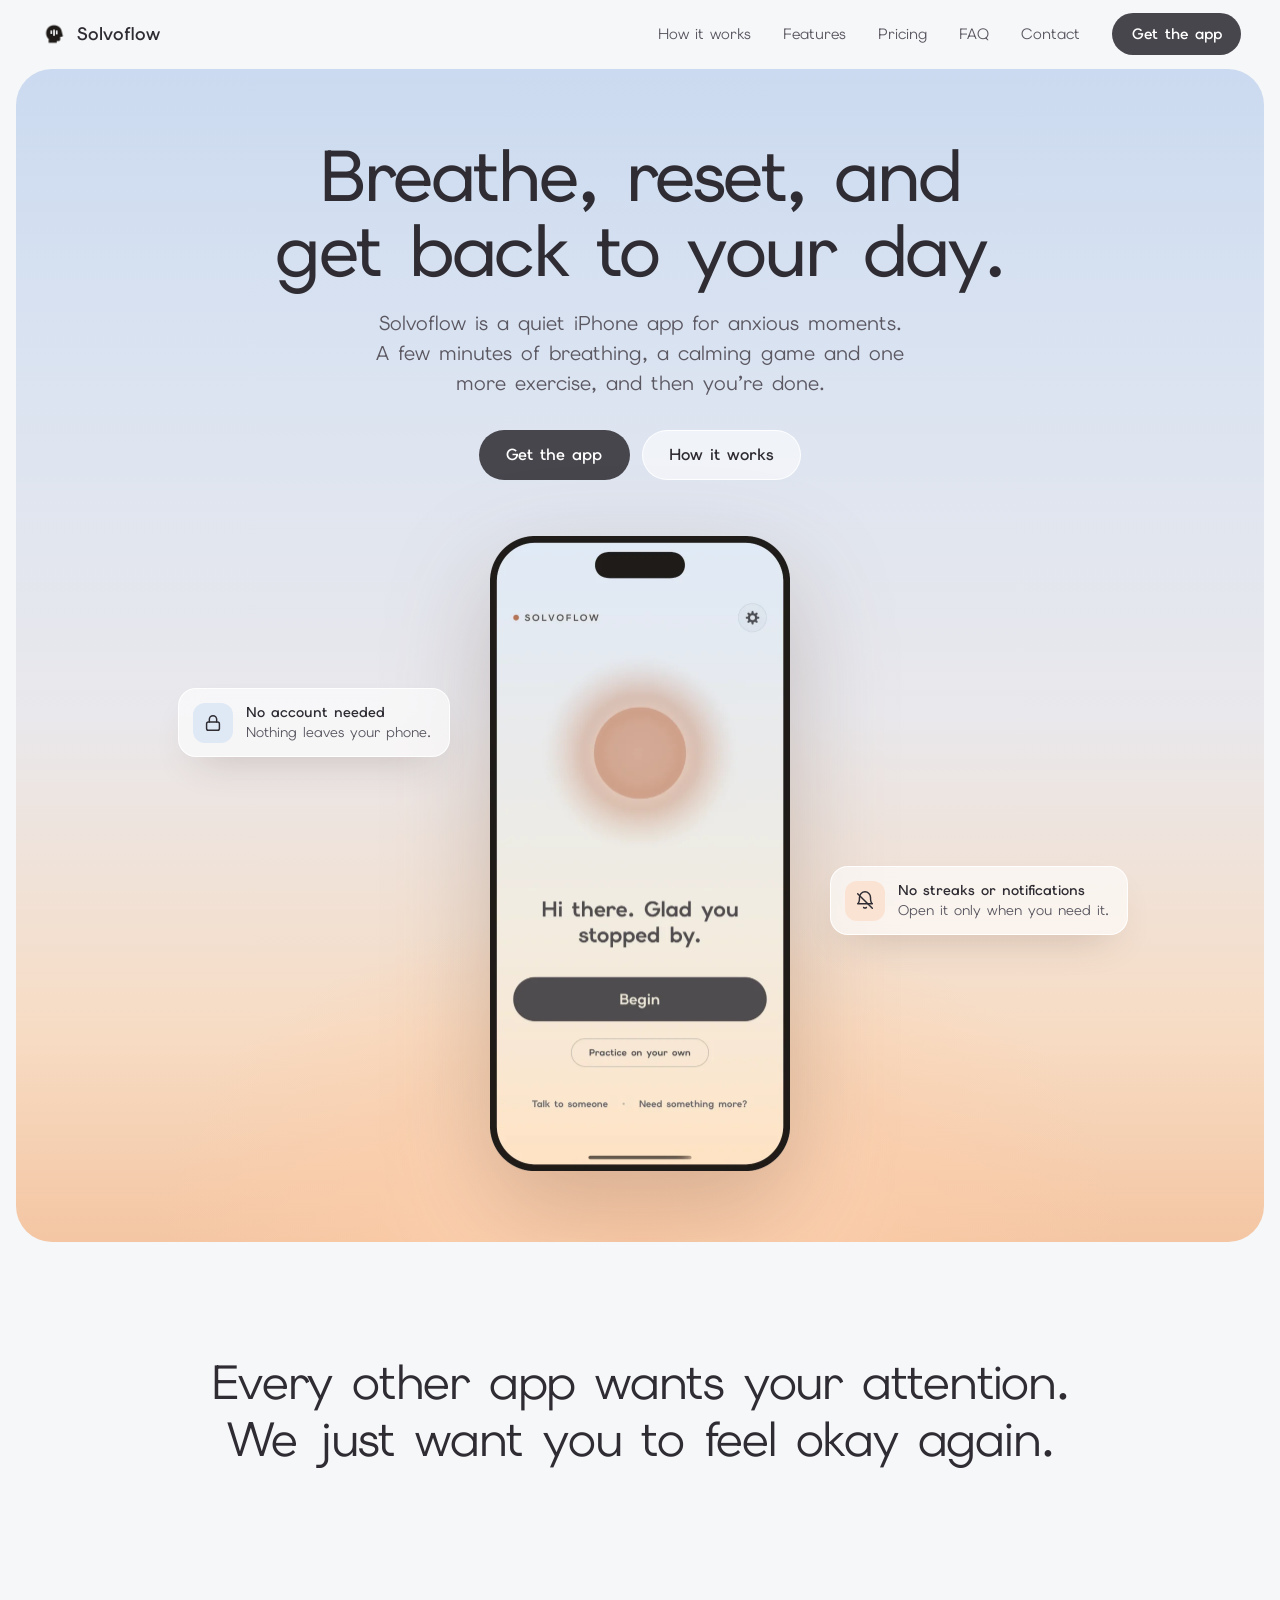
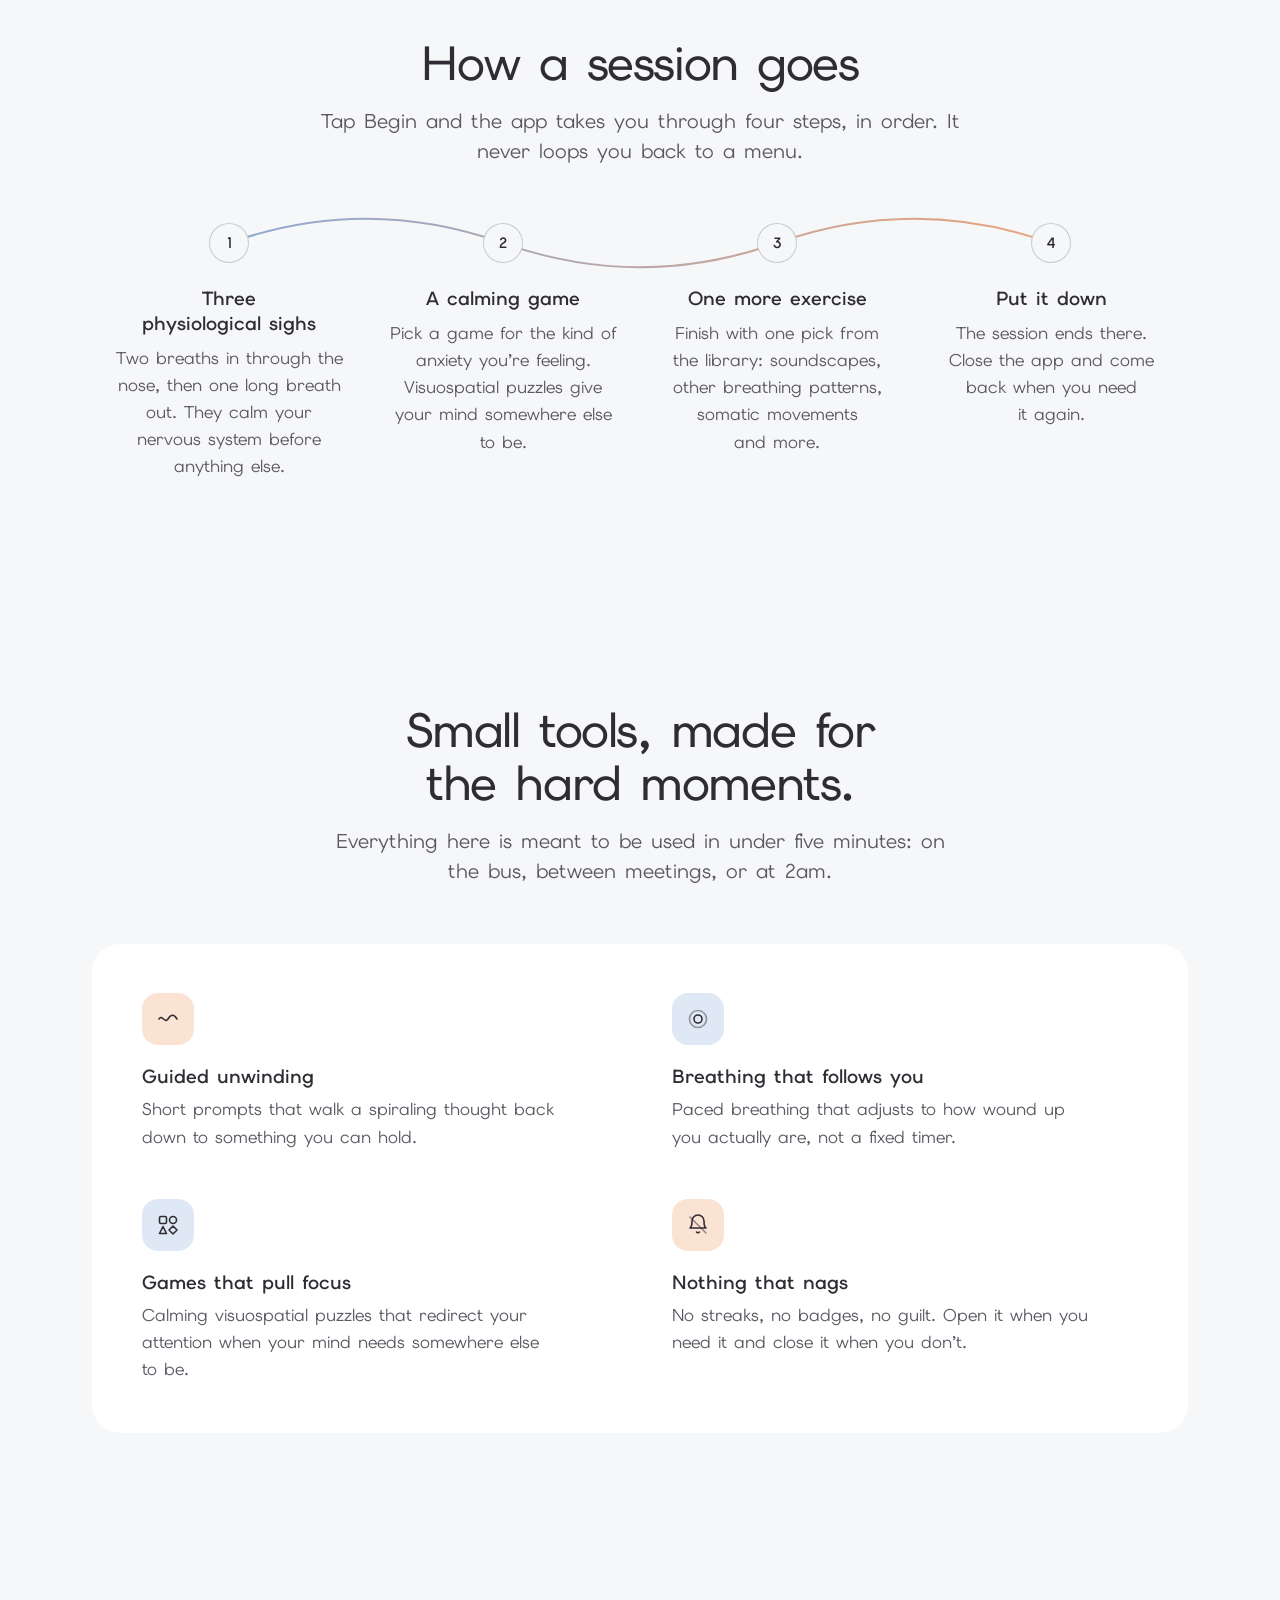
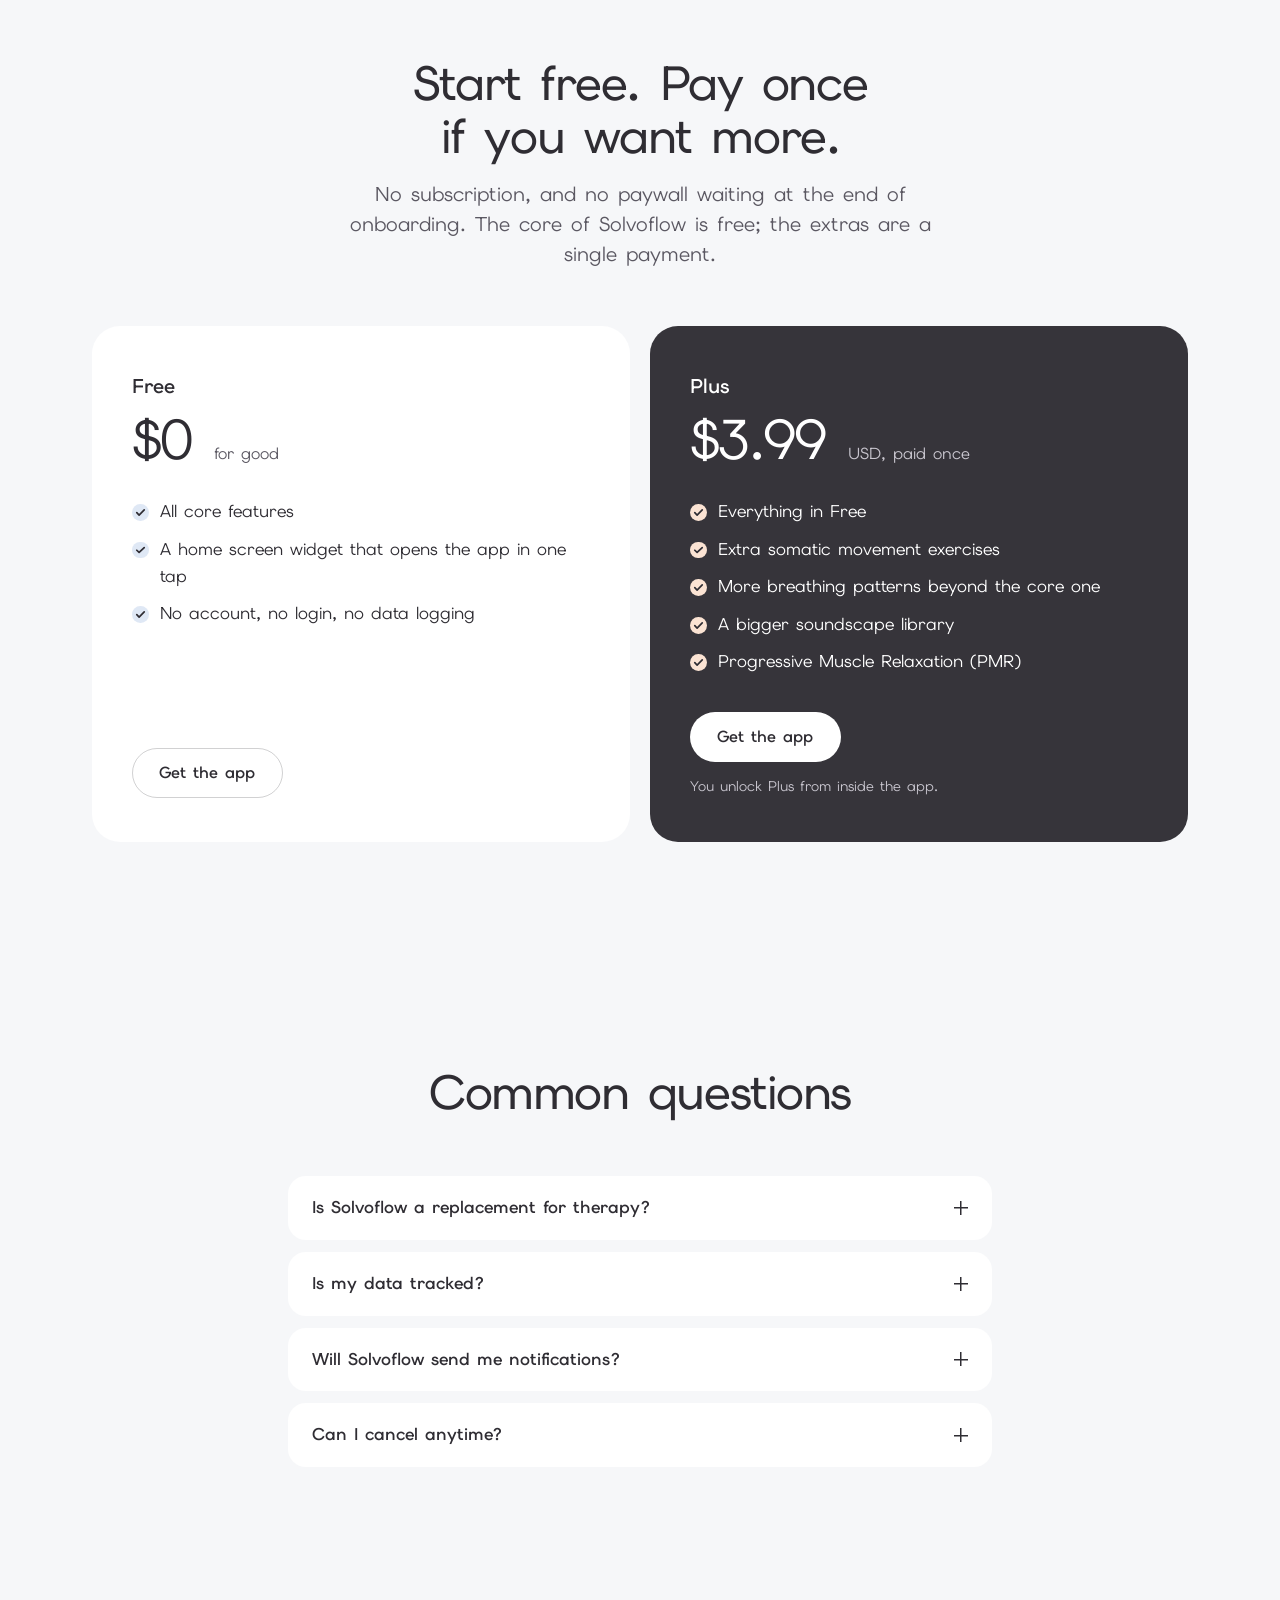
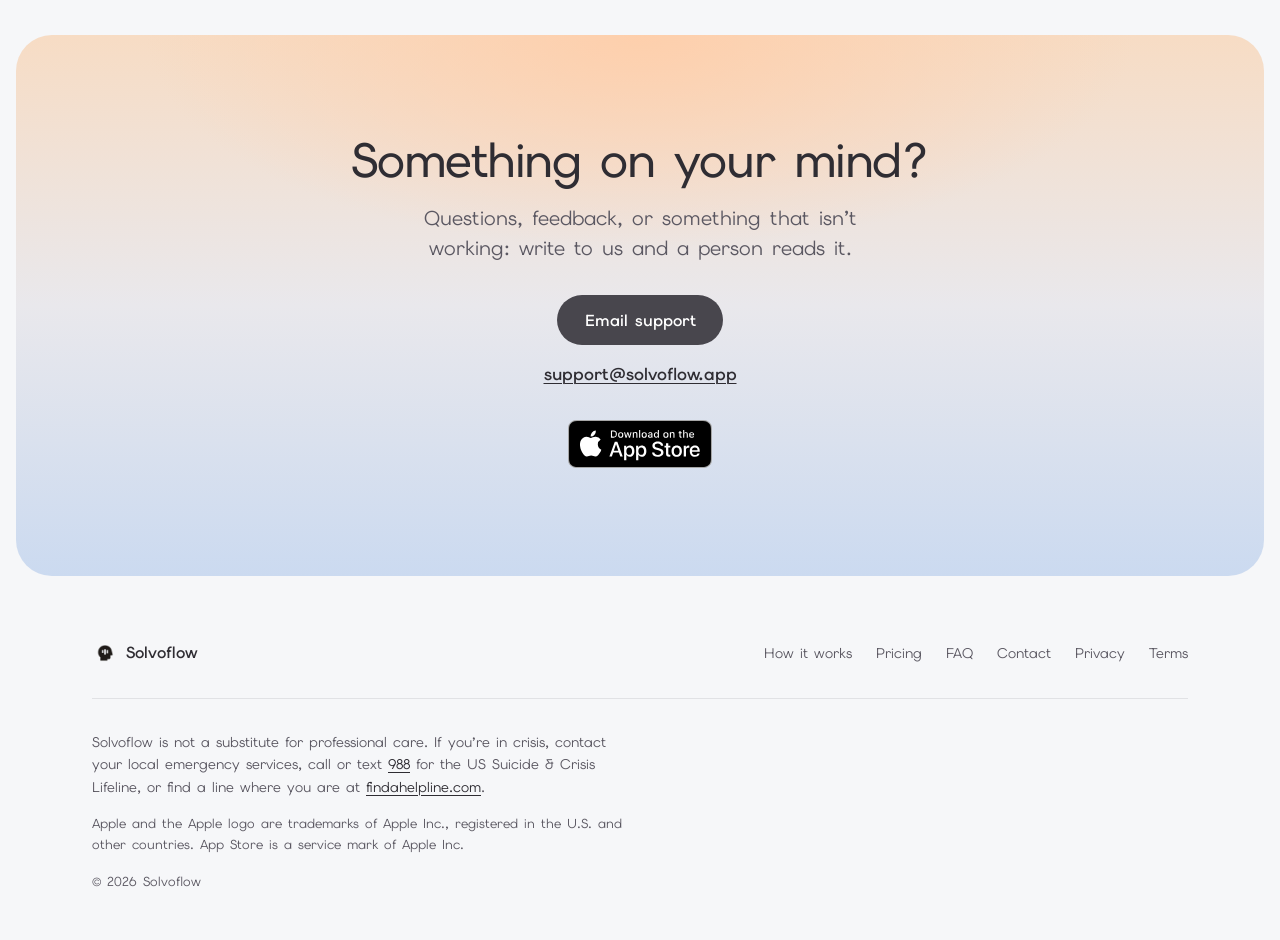
<file: index.html>
<!DOCTYPE html>
<html lang="en">
<head>
  <meta charset="UTF-8">
  <meta name="viewport" content="width=device-width, initial-scale=1.0">
  <title>Solvoflow — The linear anxiety and stress relief app</title>
  <meta name="description" content="Solvoflow is a quiet anxiety-relief app: physiological sighs, a calming game, and one more short exercise, then you're done. Free to start, no account needed.">
  <meta name="theme-color" content="#F6F7F9">
  <!-- Safari on iOS shows its own "Open / Get" banner for the app; ignored everywhere else -->
  <meta name="apple-itunes-app" content="app-id=6804496432">

  <meta property="og:type" content="website">
  <meta property="og:title" content="Solvoflow — Calm anxiety in five minutes">
  <meta property="og:description" content="Physiological sighs, a calming game, and one more short exercise. Free to start, no account needed.">
  <meta property="og:image" content="assets/app-render.png">
  <meta name="twitter:card" content="summary_large_image">

  <link rel="preconnect" href="https://fonts.googleapis.com">
  <link rel="preconnect" href="https://fonts.gstatic.com" crossorigin>
  <!-- Elms Sans is the app's own UI font — the site and the product read as one thing -->
  <link href="https://fonts.googleapis.com/css2?family=Elms+Sans:ital,wght@0,300..700;1,300..700&display=swap" rel="stylesheet">
  <link rel="stylesheet" href="styles/style.css">

  <!-- Tab icon. Safari picks a PNG far more reliably than an .ico, so the
       exact-size PNGs come first and the .ico is the fallback. -->
  <link rel="icon" type="image/png" href="assets/web/icon-32.png?v=2" sizes="32x32">
  <link rel="icon" type="image/png" href="assets/web/icon-16.png?v=2" sizes="16x16">
  <link rel="icon" type="image/png" href="assets/web/icon-192.png?v=2" sizes="192x192">
  <link rel="icon" href="assets/web/favicon.ico?v=2" sizes="any">
  <link rel="apple-touch-icon" href="assets/web/apple-touch-icon.png?v=2">

  <script>
    /* Runs before paint: sets the JS hook the nav depends on. */
    document.documentElement.classList.add("js");
  </script>

  <!-- Lets search engines show the app's name, platform and price. Keep the
       price in step with the Pricing section if it changes. -->
  <script type="application/ld+json">
    {
      "@context": "https://schema.org",
      "@type": "MobileApplication",
      "name": "Solvoflow",
      "operatingSystem": "iOS",
      "applicationCategory": "HealthApplication",
      "description": "A quiet anxiety-relief app: physiological sighs, a calming game, and one more short exercise. Free to start, no account needed.",
      "downloadUrl": "https://apps.apple.com/app/solvoflow/id6804496432",
      "offers": {
        "@type": "Offer",
        "price": "0",
        "priceCurrency": "USD"
      }
    }
  </script>
</head>
<body>
  <a class="skip-link" href="#main">Skip to content</a>

  <header class="site-header">
    <nav class="navbar" aria-label="Primary">
      <!-- alt="" because the wordmark beside it already names the site -->
      <a class="navbar-brand" href="#home">
        <img class="brand-mark" src="assets/icon-no-bg-light-mode.png" alt="" width="512" height="512">
        <span class="brand-word">Solvoflow</span>
      </a>

      <!-- only shows below 860px, where the menu collapses behind it.
           Labelled via aria-label, not a child <span>: the bars are positioned
           with :nth-child, so any extra child breaks the icon -->
      <button class="nav-toggle" type="button" aria-expanded="false" aria-controls="nav-menu" aria-label="Menu">
        <span class="nav-toggle-bar" aria-hidden="true"></span>
        <span class="nav-toggle-bar" aria-hidden="true"></span>
        <span class="nav-toggle-bar" aria-hidden="true"></span>
      </button>

      <div class="navbar-menu" id="nav-menu">
        <ul class="navbar-links">
          <li><a href="#how-it-works">How it works</a></li>
          <li><a href="#features">Features</a></li>
          <li><a href="#pricing">Pricing</a></li>
          <li><a href="#faq">FAQ</a></li>
          <li><a href="#contact">Contact</a></li>
        </ul>
        <a class="navbar-cta" href="https://apps.apple.com/app/solvoflow/id6804496432">Get the app</a>
      </div>
    </nav>
  </header>

  <main id="main">
    <!-- 1. HERO — a framed sunrise, with the app rising out of it -->
    <section class="hero" id="home" aria-labelledby="hero-heading">
      <div class="hero-frame">
        <div class="hero-copy">
          <h1 id="hero-heading">Breathe, reset, and get back to your day.</h1>
          <p class="lede">
            Solvoflow is a quiet iPhone app for anxious moments. A few minutes of breathing,
            a calming game and one more exercise, and then you&rsquo;re done.
          </p>
          <div class="cta-row">
            <a class="btn btn-primary" href="https://apps.apple.com/app/solvoflow/id6804496432">Get the app</a>
            <a class="btn btn-glass" href="#how-it-works">How it works</a>
          </div>
        </div>

        <div class="hero-stage">
          <!-- WebP at the two sizes the phone is shown at (1x/2x and 3x screens);
               the original PNG stays as the fallback and the share image.
               fetchpriority: this is the largest thing on the first screen. -->
          <picture>
            <source type="image/webp"
                    srcset="assets/app-render-600.webp 600w, assets/app-render-900.webp 900w"
                    sizes="(min-width: 960px) 300px, min(270px, 66vw)">
            <img class="hero-phone" src="assets/app-render.png" width="1044" height="2211"
                 fetchpriority="high" decoding="async"
                 alt="The Solvoflow home screen on an iPhone: a soft peach circle above the words “Hi there. Glad you stopped by.”, a Begin button, and a Practice on your own button.">
          </picture>

          <!-- two short facts beside the phone; on small screens they sit
               under it instead, so nothing is hidden -->
          <ul class="hero-notes">
            <li class="note note-start">
              <svg viewBox="0 0 24 24" fill="none" stroke="currentColor" stroke-width="1.6" stroke-linecap="round" stroke-linejoin="round" aria-hidden="true">
                <rect x="5" y="11" width="14" height="9" rx="2"/>
                <path d="M8 11V8a4 4 0 0 1 8 0v3"/>
              </svg>
              <span><strong>No account needed</strong> Nothing leaves your phone.</span>
            </li>
            <li class="note note-end">
              <svg viewBox="0 0 24 24" fill="none" stroke="currentColor" stroke-width="1.6" stroke-linecap="round" stroke-linejoin="round" aria-hidden="true">
                <path d="M18 8a6 6 0 1 0-12 0c0 6-2 7-2 7h16s-2-1-2-7"/>
                <path d="M10.5 19a2 2 0 0 0 3 0"/>
                <path d="M4 4l16 16"/>
              </svg>
              <span><strong>No streaks or notifications</strong> Open it only when you need it.</span>
            </li>
          </ul>
        </div>
      </div>
    </section>

    <!-- 2. STATEMENT -->
    <section class="statement-section" aria-label="Our approach">
      <!-- one sentence per line on wider screens -->
      <p class="statement">
        <span>Every other app wants your attention.</span>
        <span>We just want you to feel okay again.</span>
      </p>
    </section>

    <!-- 3. HOW IT WORKS — a real sequence, so it's numbered -->
    <section class="section" id="how-it-works" aria-labelledby="how-heading">
      <div class="wrap">
        <header class="section-head">
          <h2 id="how-heading">How a session goes</h2>
          <p>Tap Begin and the app takes you through four steps, in order. It never loops you back to a menu.</p>
        </header>

        <div class="steps-wrap">
          <!-- the wave that joins the four numbers on wide screens; on narrow
               screens each step draws its own curve instead (style.css) -->
          <svg class="steps-curve" viewBox="0 0 300 64" preserveAspectRatio="none" aria-hidden="true" focusable="false">
            <defs>
              <linearGradient id="steps-curve-gradient" x1="0" y1="0" x2="1" y2="0">
                <stop offset="0" stop-color="#8FA9D3"/>
                <stop offset="1" stop-color="#E9A47C"/>
              </linearGradient>
            </defs>
            <path d="M0 32 C33 0 67 0 100 32 C133 64 167 64 200 32 C233 0 267 0 300 32"/>
          </svg>

          <ol class="steps">
            <li class="step">
              <span class="step-num" aria-hidden="true">1</span>
              <h3>Three physiological sighs</h3>
              <p>Two breaths in through the nose, then one long breath out. They calm your nervous system before anything else.</p>
            </li>
            <li class="step">
              <span class="step-num" aria-hidden="true">2</span>
              <h3>A calming game</h3>
              <p>Pick a game for the kind of anxiety you&rsquo;re feeling. Visuospatial puzzles give your mind somewhere else to be.</p>
            </li>
            <li class="step">
              <span class="step-num" aria-hidden="true">3</span>
              <h3>One more exercise</h3>
              <p>Finish with one pick from the library: soundscapes, other breathing patterns, somatic movements and more.</p>
            </li>
            <li class="step">
              <span class="step-num" aria-hidden="true">4</span>
              <h3>Put it down</h3>
              <p>The session ends there. Close the app and come back when you need it again.</p>
            </li>
          </ol>
        </div>
      </div>
    </section>

    <!-- 4. FEATURES -->
    <section class="section" id="features" aria-labelledby="features-heading">
      <div class="wrap">
        <header class="section-head">
          <h2 id="features-heading">Small tools, made for the hard moments.</h2>
          <p>Everything here is meant to be used in under five minutes: on the bus, between meetings, or at 2am.</p>
        </header>

        <ul class="features">
          <li class="feature">
            <span class="feature-icon tint-warm" aria-hidden="true">
              <svg viewBox="0 0 24 24" fill="none" stroke="currentColor" stroke-width="1.6" stroke-linecap="round" stroke-linejoin="round"><path d="M3 12c3-5 6 5 9 0s6-5 9 0"/></svg>
            </span>
            <h3>Guided unwinding</h3>
            <p>Short prompts that walk a spiraling thought back down to something you can hold.</p>
          </li>
          <li class="feature">
            <span class="feature-icon tint-cool" aria-hidden="true">
              <svg viewBox="0 0 24 24" fill="none" stroke="currentColor" stroke-width="1.6" stroke-linecap="round" stroke-linejoin="round"><circle cx="12" cy="12" r="4"/><circle cx="12" cy="12" r="8.5" opacity="0.45"/></svg>
            </span>
            <h3>Breathing that follows you</h3>
            <p>Paced breathing that adjusts to how wound up you actually are, not a fixed timer.</p>
          </li>
          <li class="feature">
            <span class="feature-icon tint-cool" aria-hidden="true">
              <!-- four unlike shapes — the visuospatial puzzles, not a game controller -->
              <svg viewBox="0 0 24 24" fill="none" stroke="currentColor" stroke-width="1.6" stroke-linecap="round" stroke-linejoin="round"><rect x="3.5" y="3.5" width="7" height="7" rx="1.5"/><circle cx="17" cy="7" r="3.5"/><path d="M7 13.5l3.5 7h-7z"/><path d="M17 13l4 4-4 4-4-4z"/></svg>
            </span>
            <h3>Games that pull focus</h3>
            <p>Calming visuospatial puzzles that redirect your attention when your mind needs somewhere else to be.</p>
          </li>
          <li class="feature">
            <span class="feature-icon tint-warm" aria-hidden="true">
              <svg viewBox="0 0 24 24" fill="none" stroke="currentColor" stroke-width="1.6" stroke-linecap="round" stroke-linejoin="round"><path d="M18 8a6 6 0 1 0-12 0c0 6-2 7-2 7h16s-2-1-2-7"/><path d="M10.5 19a2 2 0 0 0 3 0"/><path d="M4 4l16 16" opacity="0.5"/></svg>
            </span>
            <h3>Nothing that nags</h3>
            <p>No streaks, no badges, no guilt. Open it when you need it and close it when you don&rsquo;t.</p>
          </li>
        </ul>
      </div>
    </section>

    <!-- Testimonials were taken out in this redesign until there is real,
         permissioned feedback. The old placeholder block is in git at 949f773. -->

    <!-- 5. PRICING -->
    <section class="section" id="pricing" aria-labelledby="pricing-heading">
      <div class="wrap">
        <header class="section-head">
          <h2 id="pricing-heading">Start free. Pay once if you want more.</h2>
          <p>No subscription, and no paywall waiting at the end of onboarding. The core of Solvoflow is free; the extras are a single payment.</p>
        </header>

        <div class="plans">
          <article class="plan plan-free" aria-labelledby="plan-free">
            <h3 id="plan-free">Free</h3>
            <p class="plan-price">$0 <span>for good</span></p>
            <ul class="plan-features">
              <li>All core features</li>
              <li>A home screen widget that opens the app in one tap</li>
              <li>No account, no login, no data logging</li>
            </ul>
            <a class="btn btn-outline" href="https://apps.apple.com/app/solvoflow/id6804496432">Get the app</a>
          </article>

          <article class="plan plan-plus" aria-labelledby="plan-plus">
            <h3 id="plan-plus">Plus</h3>
            <p class="plan-price">$3.99 <span>USD, paid once</span></p>
            <ul class="plan-features">
              <li>Everything in Free</li>
              <li>Extra somatic movement exercises</li>
              <li>More breathing patterns beyond the core one</li>
              <li>A bigger soundscape library</li>
              <li>Progressive Muscle Relaxation (PMR)</li>
            </ul>
            <!-- Plus is an in-app purchase, so this goes to the same listing -->
            <a class="btn btn-light" href="https://apps.apple.com/app/solvoflow/id6804496432">Get the app</a>
            <p class="plan-note">You unlock Plus from inside the app.</p>
          </article>
        </div>
      </div>
    </section>

    <!-- 6. FAQ
         TODO: confirm every answer below matches what the app actually does. -->
    <section class="section" id="faq" aria-labelledby="faq-heading">
      <div class="wrap wrap-narrow">
        <header class="section-head">
          <h2 id="faq-heading">Common questions</h2>
        </header>
        <div class="faq-list">
          <details class="faq-item">
            <summary>Is Solvoflow a replacement for therapy?</summary>
            <p>No. Solvoflow is not a replacement for therapy or medical treatment. It&rsquo;s a self-help tool that takes you through breathing exercises, games and other practices to help you relax and ease stress.</p>
          </details>
          <details class="faq-item">
            <summary>Is my data tracked?</summary>
            <p>No. Solvoflow doesn&rsquo;t track or log any user data. There&rsquo;s no account, no login, and no analytics that collect personal information.</p>
          </details>
          <details class="faq-item">
            <summary>Will Solvoflow send me notifications?</summary>
            <p>No. There are no notifications, no streaks to keep up and no nudges to come back. Solvoflow only opens when you open it.</p>
          </details>
          <details class="faq-item">
            <summary>Can I cancel anytime?</summary>
            <p>There&rsquo;s nothing to cancel. Free stays free, and Plus is a single payment rather than a subscription.</p>
          </details>
        </div>
      </div>
    </section>

    <!-- 7. CONTACT — the closing sunrise panel, echoing the hero -->
    <section class="closing" id="contact" aria-labelledby="contact-heading">
      <div class="closing-frame">
        <h2 id="contact-heading">Something on your mind?</h2>
        <p class="closing-text">Questions, feedback, or something that isn&rsquo;t working: write to us and a person reads it.</p>
        <div class="cta-row cta-row-center">
          <a class="btn btn-primary" href="mailto:support@solvoflow.app">Email support</a>
        </div>
        <!-- the address in full as well: a mailto: goes nowhere for anyone
             without a mail client set up, and this they can copy -->
        <p class="closing-address"><a href="mailto:support@solvoflow.app">support@solvoflow.app</a></p>
        <!-- Apple's own artwork, used unmodified as their marketing guidelines
             require: do not recolor, retype or rebuild it. -->
        <a class="app-store-badge" href="https://apps.apple.com/app/solvoflow/id6804496432">
          <img src="assets/web/app-store-badge.svg" alt="Download on the App Store" width="120" height="40">
        </a>
      </div>
    </section>
  </main>

  <!-- 8. FOOTER -->
  <footer class="site-footer">
    <div class="footer-row">
      <a class="footer-brand" href="#home"><img src="assets/icon-no-bg-light-mode.png" alt="" width="512" height="512">Solvoflow</a>
      <nav aria-label="Footer">
        <ul class="footer-links">
          <li><a href="#how-it-works">How it works</a></li>
          <li><a href="#pricing">Pricing</a></li>
          <li><a href="#faq">FAQ</a></li>
          <li><a href="mailto:support@solvoflow.app">Contact</a></li>
          <li><a href="privacy.html">Privacy</a></li>
          <li><a href="terms.html">Terms</a></li>
        </ul>
      </nav>
    </div>

    <p class="footer-note">
      Solvoflow is not a substitute for professional care. If you&rsquo;re in crisis, contact your
      local emergency services, call or text <a href="tel:988">988</a> for the US Suicide &amp;
      Crisis Lifeline, or find a line where you are at
      <a href="https://findahelpline.com" rel="noopener">findahelpline.com</a>.
    </p>
    <!-- Required wherever the App Store badge or any Apple mark appears.
         Wording is Apple's own and should be copied, not paraphrased. -->
    <p class="footer-legal">
      Apple and the Apple logo are trademarks of Apple Inc., registered in the U.S. and other
      countries. App Store is a service mark of Apple Inc.
    </p>
    <p class="footer-copyright">&copy; 2026 Solvoflow</p>
  </footer>

  <script src="js/nav.js"></script>
  <script src="js/nav-hide.js"></script>
</body>
</html>
</file>
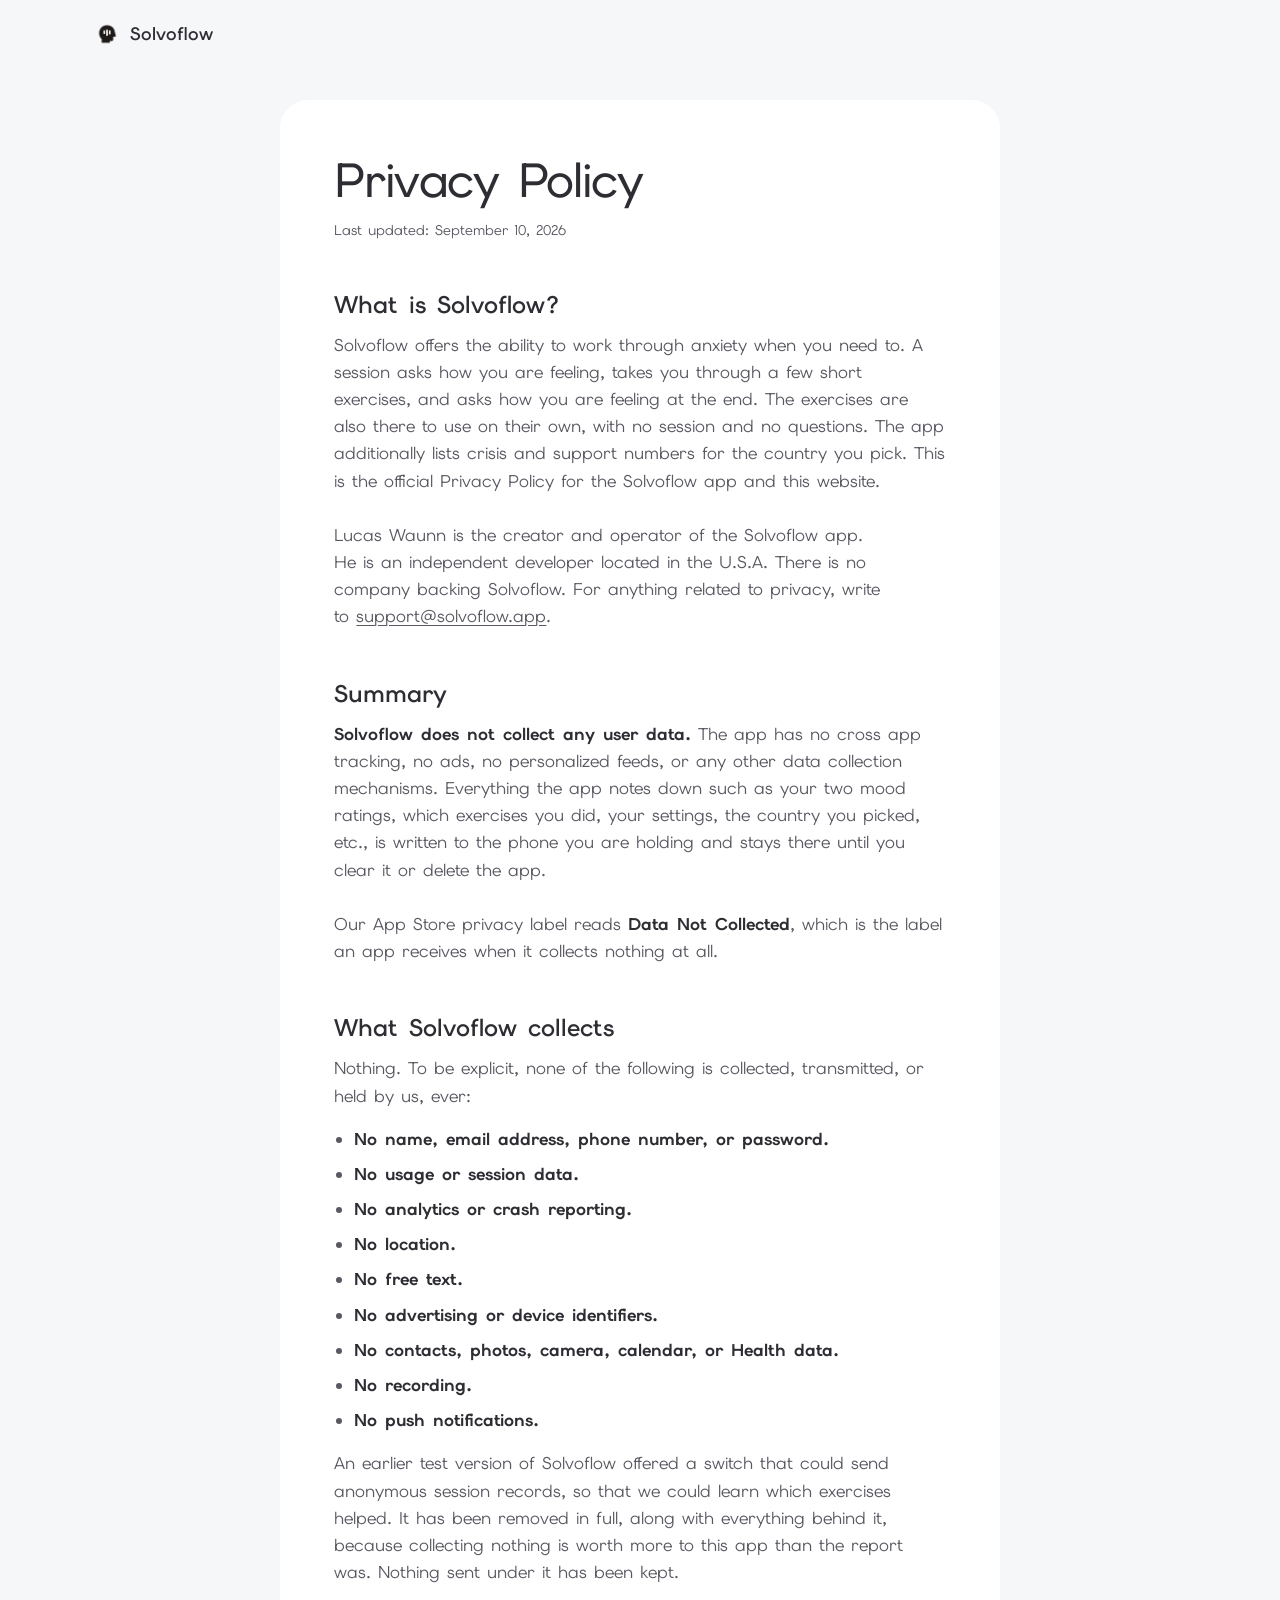
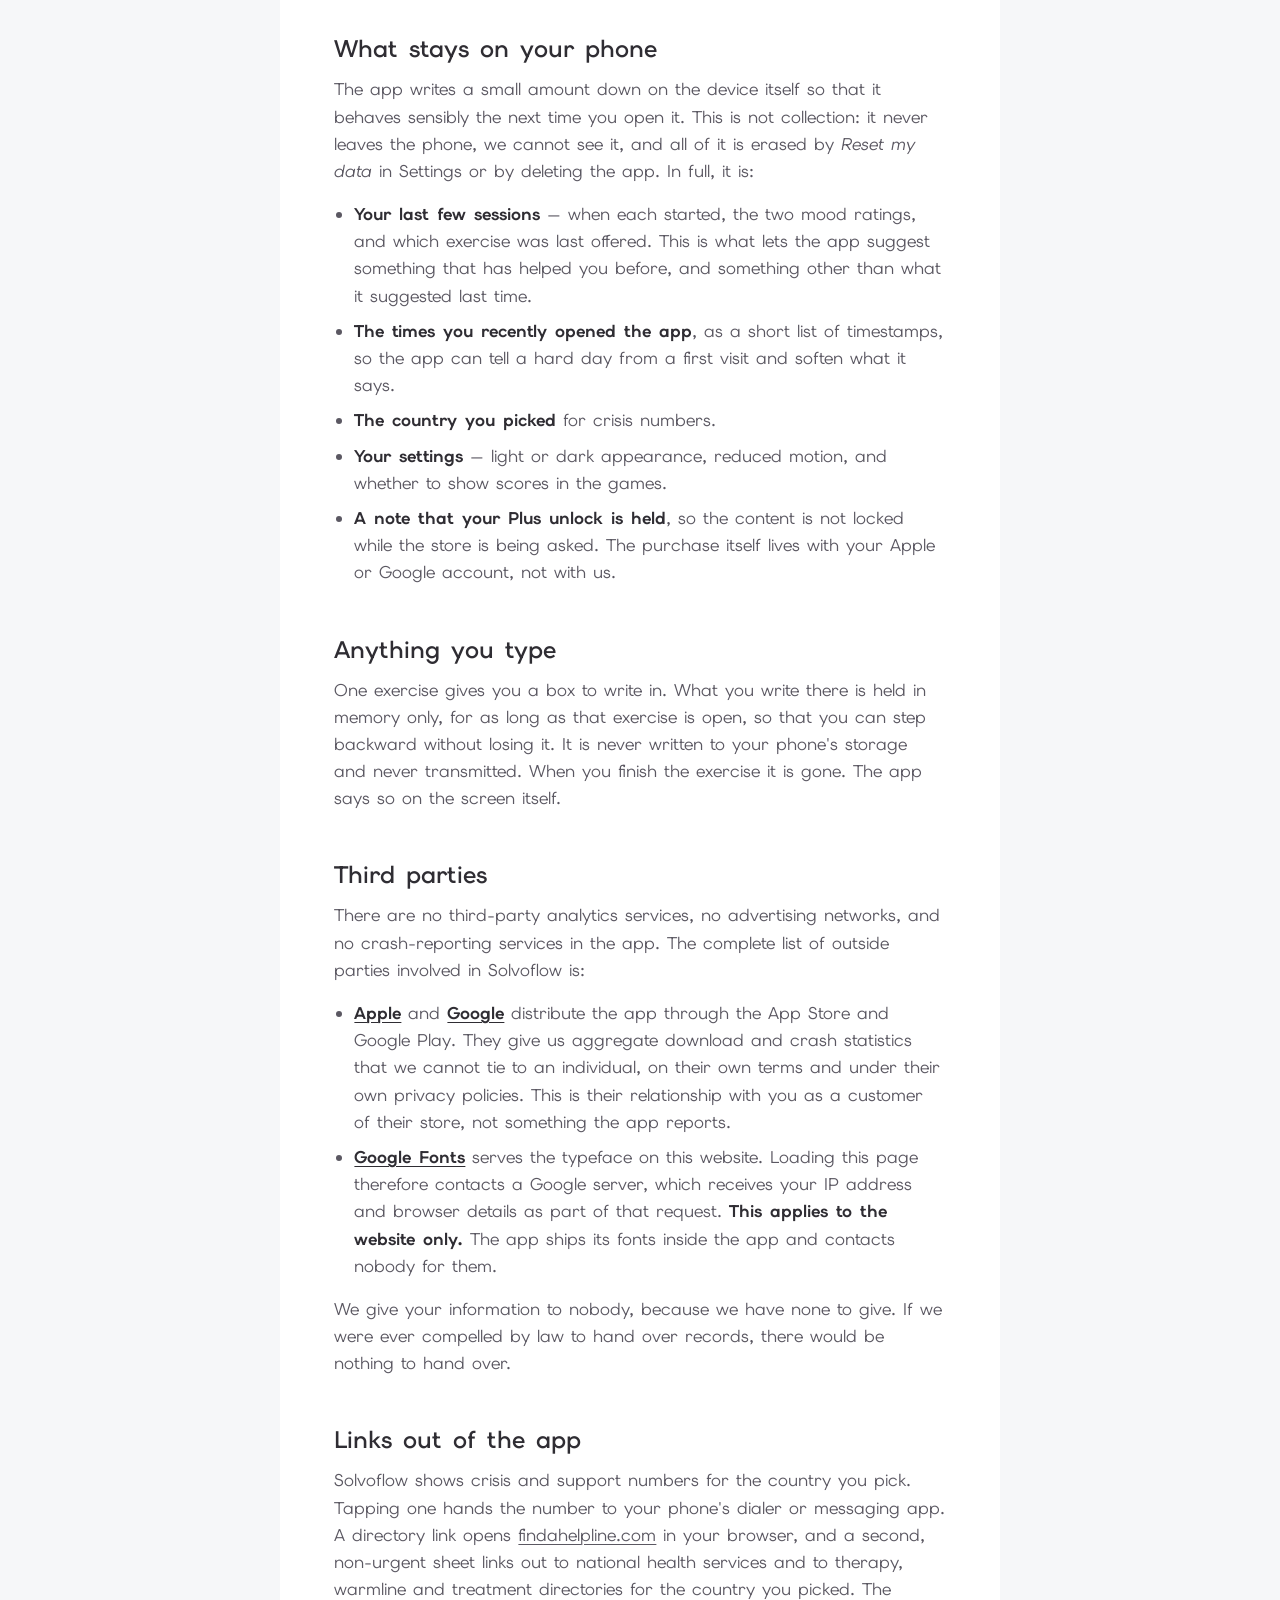
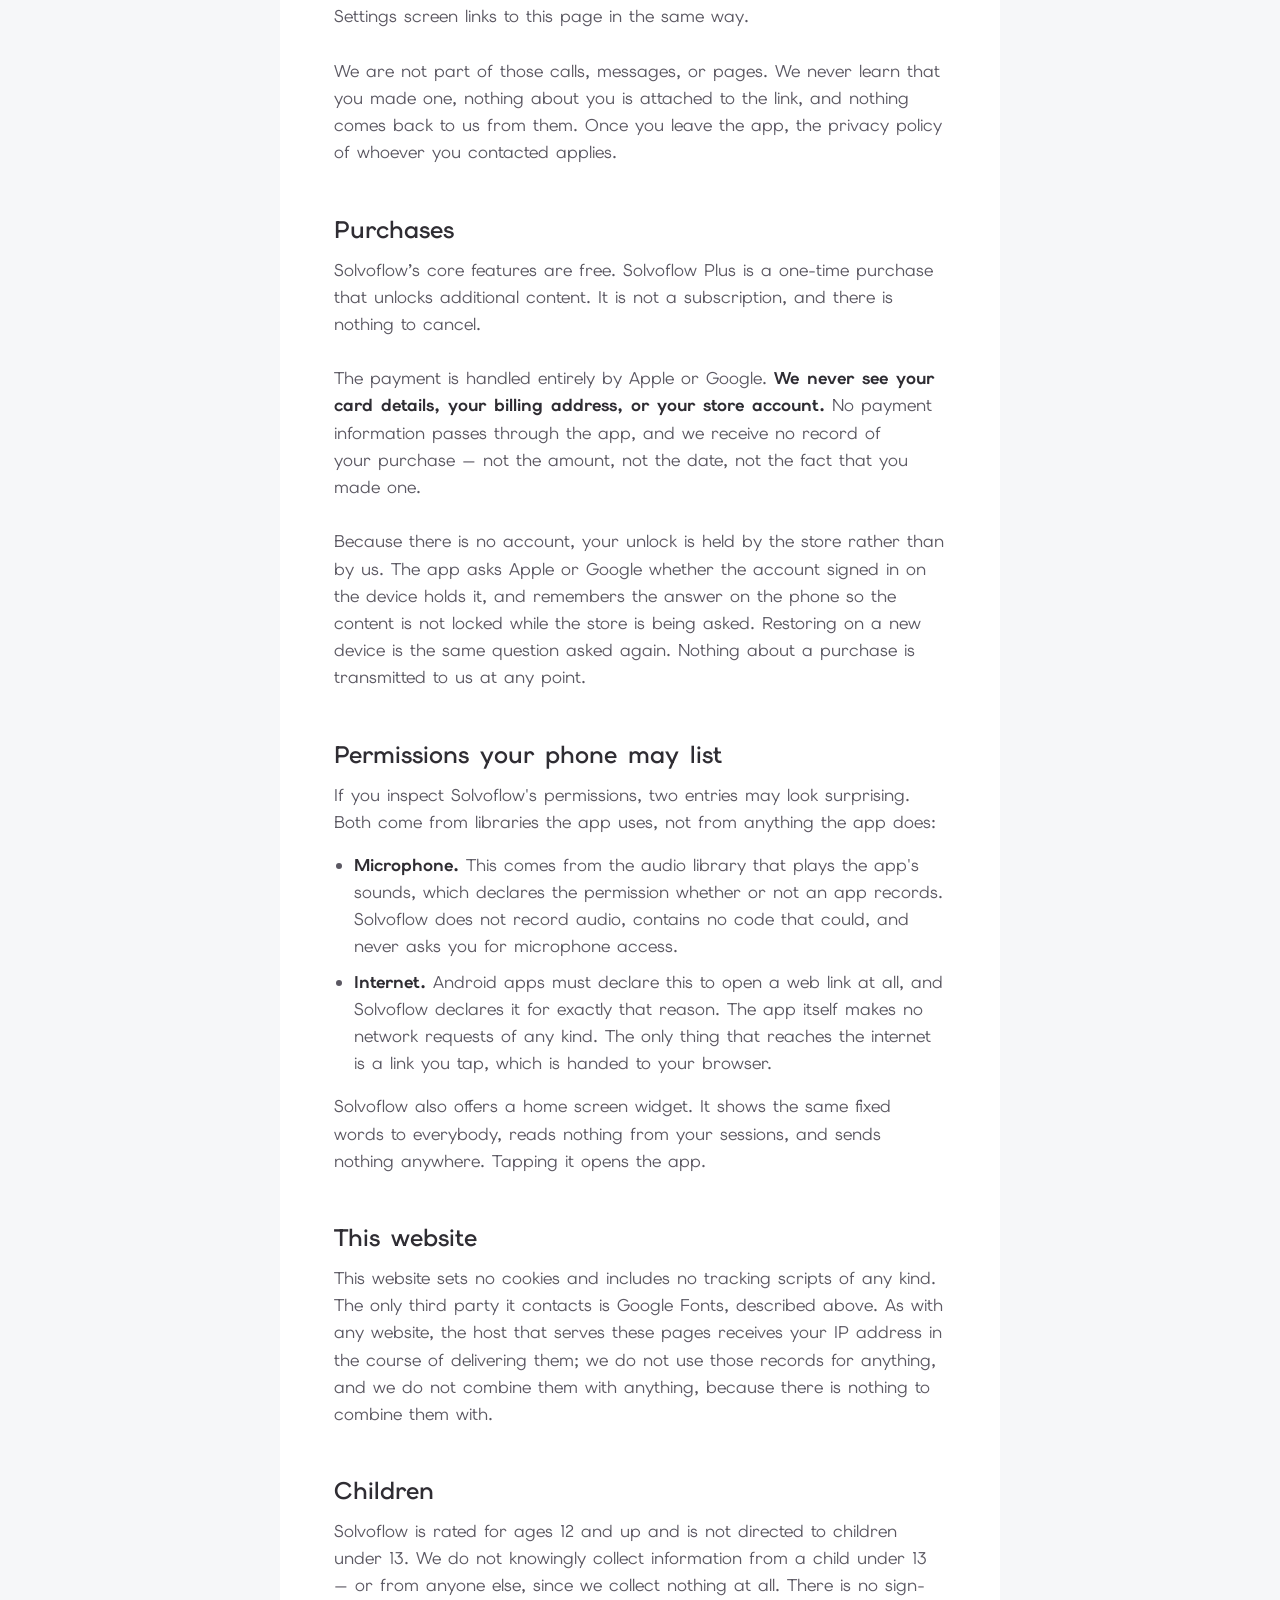
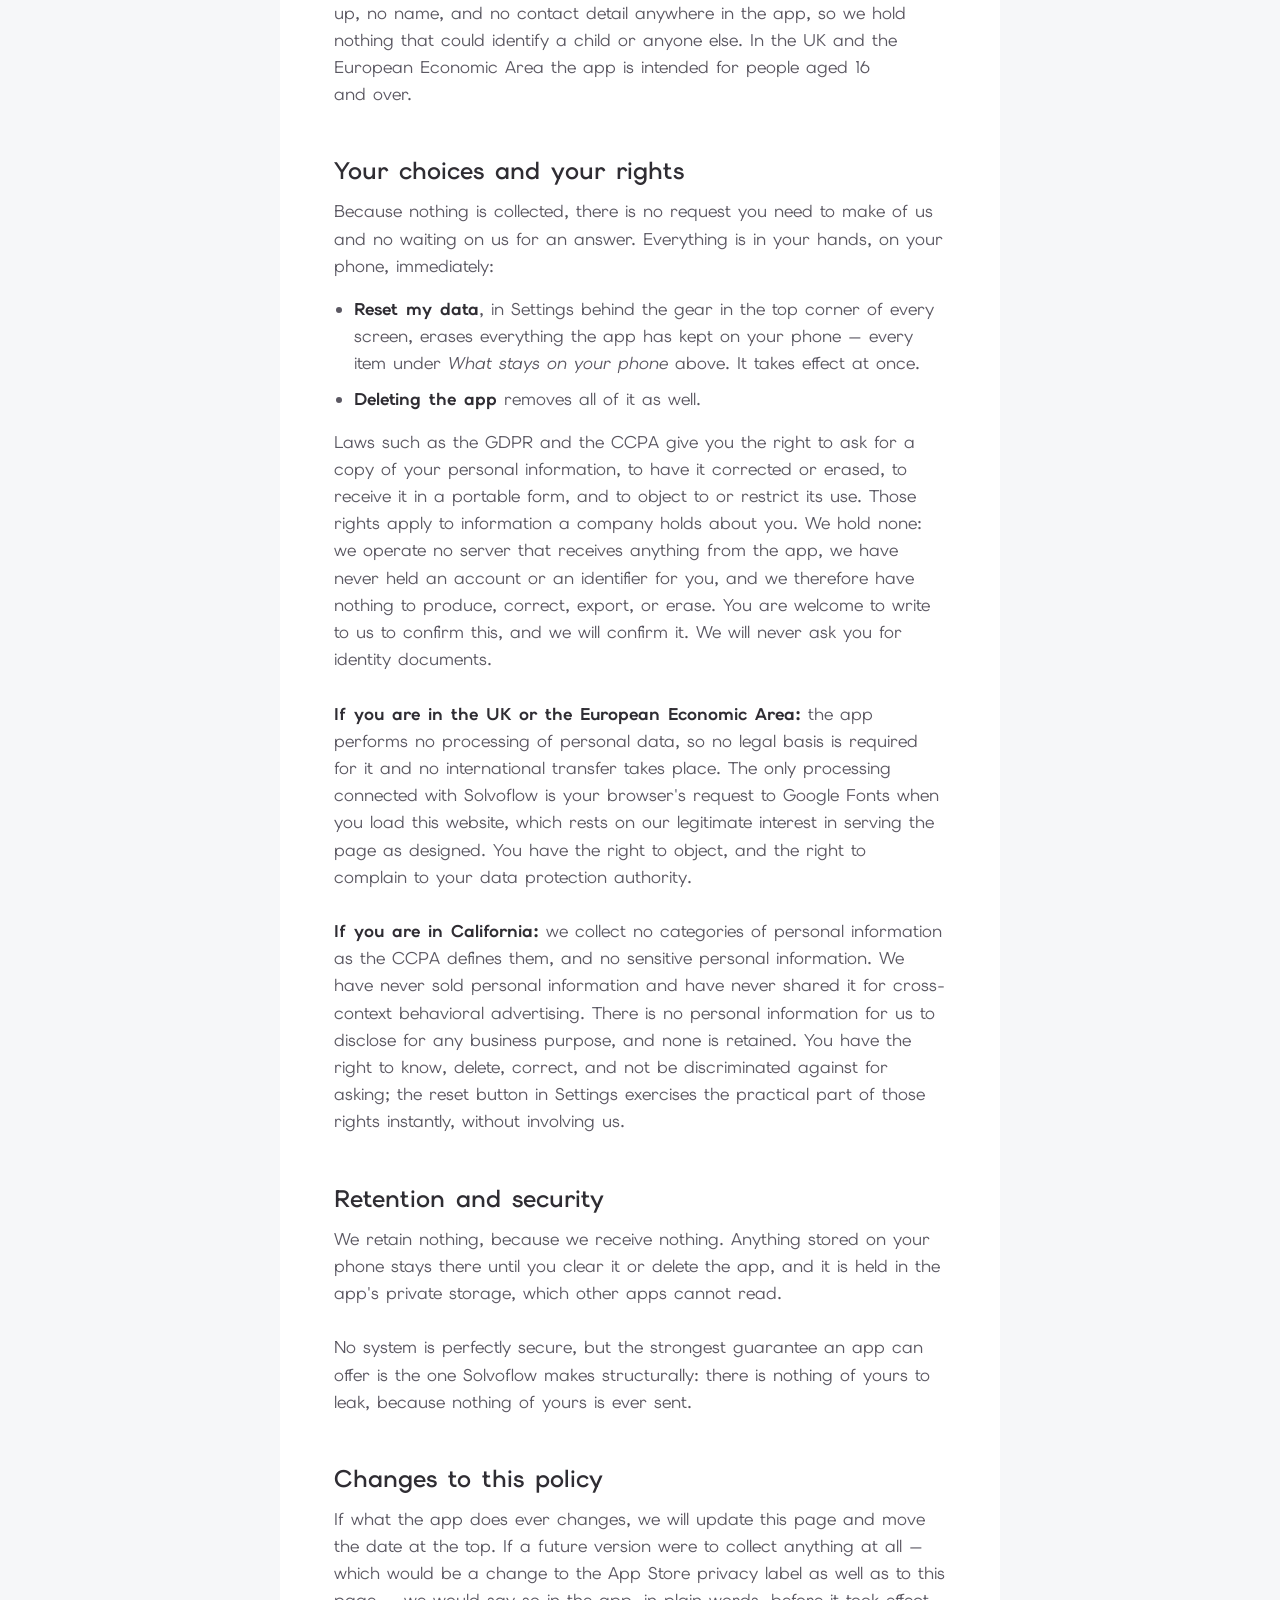
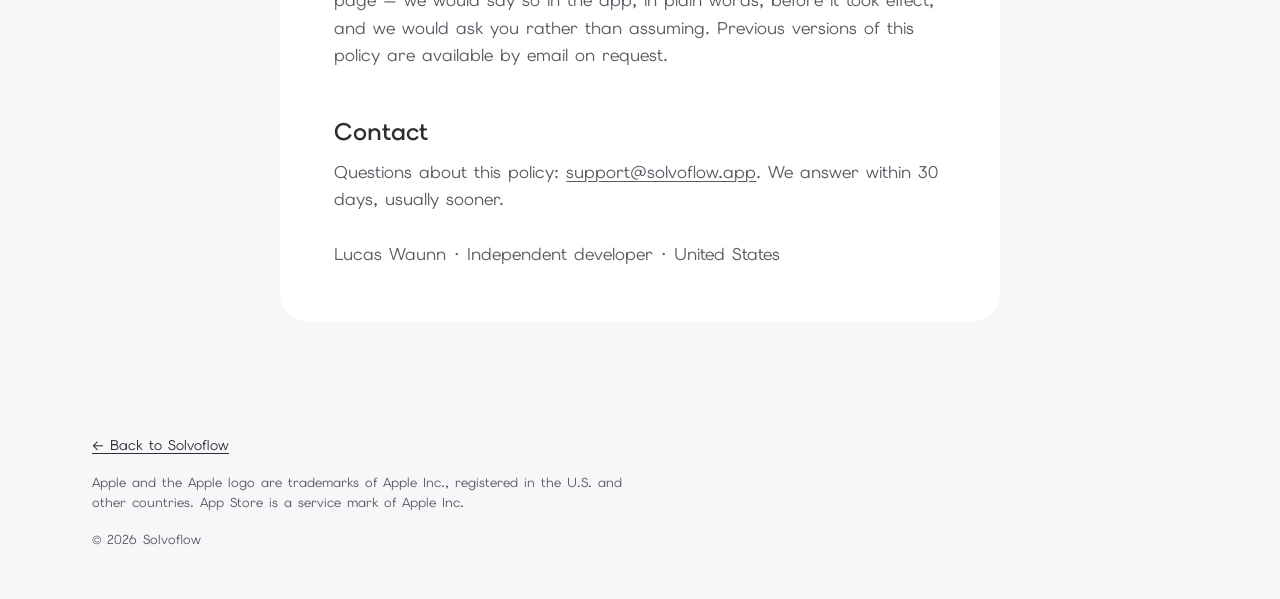
<file: privacy.html>
<!DOCTYPE html>
<html lang="en">
<head>
  <title>Privacy Policy &middot; Solvoflow</title>
  <meta name="description" content="How Solvoflow handles your information.">
  <meta charset="UTF-8">
  <meta name="viewport" content="width=device-width, initial-scale=1.0">
  <meta name="theme-color" content="#F6F7F9">

  <link rel="preconnect" href="https://fonts.googleapis.com">
  <link rel="preconnect" href="https://fonts.gstatic.com" crossorigin>
  <link href="https://fonts.googleapis.com/css2?family=Elms+Sans:ital,wght@0,300..700;1,300..700&display=swap" rel="stylesheet">
  <link rel="stylesheet" href="styles/style.css">

  <link rel="icon" type="image/png" href="assets/web/icon-32.png?v=2" sizes="32x32">
  <link rel="icon" type="image/png" href="assets/web/icon-16.png?v=2" sizes="16x16">
  <link rel="icon" type="image/png" href="assets/web/icon-192.png?v=2" sizes="192x192">
  <link rel="icon" href="assets/web/favicon.ico?v=2" sizes="any">
  <link rel="apple-touch-icon" href="assets/web/apple-touch-icon.png?v=2">
</head>
<body>
  <a class="skip-link" href="#main">Skip to content</a>

  <header class="legal-header">
    <div class="container">
      <a class="navbar-brand" href="index.html">
        <img class="brand-mark" src="assets/icon-no-bg-light-mode.png" alt="" width="512" height="512">
        <span class="brand-word">Solvoflow</span>
      </a>
    </div>
  </header>

  <main id="main" class="container">
    <div class="legal-main">
      <h1>Privacy Policy</h1>
      <p class="legal-updated">Last updated: September 10, 2026</p>

      <h2>What is Solvoflow?</h2>
      <p>
        Solvoflow offers the ability to work through anxiety when you need to. A session asks
        how you are feeling, takes you through a few short exercises, and asks how you are
        feeling at the end. The exercises are also there to use on their own, with no session
        and no questions. The app additionally lists crisis and support numbers for the
        country you pick. This is the official Privacy Policy for the Solvoflow app and this
        website.
      </p>
      <br>
      <p>
        Lucas Waunn is the creator and operator of the Solvoflow app. He is an independent
        developer located in the U.S.A. There is no company backing Solvoflow. For anything
        related to privacy, write to
        <a href="mailto:support@solvoflow.app">support@solvoflow.app</a>.
      </p>

      <h2>Summary</h2>
      <p>
        <strong>Solvoflow does not collect any user data.</strong> The app has no cross app tracking, 
        no ads, no personalized feeds, or any other data collection mechanisms. Everything the app 
        notes down such as your two mood ratings, which exercises you did, your settings, the 
        country you picked, etc., is written to the phone you are holding and stays there until 
        you clear it or delete the app.
      </p>
      <br>
      <p>
        Our App Store privacy label reads <strong>Data Not Collected</strong>, which is the label
        an app receives when it collects nothing at all.
      </p>

      <h2>What Solvoflow collects</h2>
      <p>
        Nothing. To be explicit, none of the following is collected, transmitted, or held by us,
        ever:
      </p>
      <ul>
        <li><strong>No name, email address, phone number, or password.</strong></li>
        <li><strong>No usage or session data.</strong></li>
        <li><strong>No analytics or crash reporting.</strong></li>
        <li><strong>No location.</strong></li>
        <li><strong>No free text.</strong></li>
        <li><strong>No advertising or device identifiers.</strong></li>
        <li><strong>No contacts, photos, camera, calendar, or Health data.</strong></li>
        <li><strong>No recording.</strong></li>
        <li><strong>No push notifications.</strong></li>
      </ul>
      <p>
        An earlier test version of Solvoflow offered a switch that could send anonymous session
        records, so that we could learn which exercises helped. It has been removed in full, along
        with everything behind it, because collecting nothing is worth more to this app than the
        report was. Nothing sent under it has been kept.
      </p>

      <h2>What stays on your phone</h2>
      <p>
        The app writes a small amount down on the device itself so that it behaves sensibly the
        next time you open it. This is not collection: it never leaves the phone, we cannot see
        it, and all of it is erased by <em>Reset my data</em> in Settings or by deleting the app.
        In full, it is:
      </p>
      <ul>
        <li><strong>Your last few sessions</strong> &mdash; when each started, the two mood ratings, and which exercise was last offered. This is what lets the app suggest something that has helped you before, and something other than what it suggested last time.</li>
        <li><strong>The times you recently opened the app</strong>, as a short list of timestamps, so the app can tell a hard day from a first visit and soften what it says.</li>
        <li><strong>The country you picked</strong> for crisis numbers.</li>
        <li><strong>Your settings</strong> &mdash; light or dark appearance, reduced motion, and whether to show scores in the games.</li>
        <li><strong>A note that your Plus unlock is held</strong>, so the content is not locked while the store is being asked. The purchase itself lives with your Apple or Google account, not with us.</li>
      </ul>

      <h2>Anything you type</h2>
      <p>
        One exercise gives you a box to write in. What you write there is held in memory only,
        for as long as that exercise is open, so that you can step backward without losing it.
        It is never written to your phone's storage and never transmitted. When you finish the
        exercise it is gone. The app says so on the screen itself.
      </p>

      <h2>Third parties</h2>
      <p>
        There are no third-party analytics services, no advertising networks, and no
        crash-reporting services in the app. The complete list of outside parties involved in
        Solvoflow is:
      </p>
      <ul>
        <li>
          <strong><a href="https://www.apple.com/legal/privacy/" rel="noopener">Apple</a></strong> and
          <strong><a href="https://policies.google.com/privacy" rel="noopener">Google</a></strong>
          distribute the app through the App Store and Google Play. They give us aggregate
          download and crash statistics that we cannot tie to an individual, on their own terms
          and under their own privacy policies. This is their relationship with you as a customer
          of their store, not something the app reports.
        </li>
        <li>
          <strong><a href="https://policies.google.com/privacy" rel="noopener">Google Fonts</a></strong>
          serves the typeface on this website. Loading this page therefore contacts a Google
          server, which receives your IP address and browser details as part of that request.
          <strong>This applies to the website only.</strong> The app ships its fonts inside the app
          and contacts nobody for them.
        </li>
      </ul>
      <p>
        We give your information to nobody, because we have none to give. If we were ever
        compelled by law to hand over records, there would be nothing to hand over.
      </p>

      <h2>Links out of the app</h2>
      <p>
        Solvoflow shows crisis and support numbers for the country you pick. Tapping one hands
        the number to your phone's dialer or messaging app. A directory link opens
        <a href="https://findahelpline.com" rel="noopener">findahelpline.com</a> in your browser,
        and a second, non-urgent sheet links out to national health services and to therapy,
        warmline and treatment directories for the country you picked. The Settings screen links
        to this page in the same way.
      </p>
      <br>
      <p>
        We are not part of those calls, messages, or pages. We never learn that you made one,
        nothing about you is attached to the link, and nothing comes back to us from them. Once
        you leave the app, the privacy policy of whoever you contacted applies.
      </p>

      <h2>Purchases</h2>
      <p>
        Solvoflow&rsquo;s core features are free. Solvoflow Plus is a one-time purchase that
        unlocks additional content. It is not a subscription, and there is nothing to cancel.
      </p>
      <br>
      <p>
        The payment is handled entirely by Apple or Google. <strong>We never see your card
        details, your billing address, or your store account.</strong> No payment information
        passes through the app, and we receive no record of your purchase &mdash; not the amount,
        not the date, not the fact that you made one.
      </p>
      <br>
      <p>
        Because there is no account, your unlock is held by the store rather than by us. The app
        asks Apple or Google whether the account signed in on the device holds it, and remembers
        the answer on the phone so the content is not locked while the store is being asked.
        Restoring on a new device is the same question asked again. Nothing about a purchase is
        transmitted to us at any point.
      </p>

      <h2>Permissions your phone may list</h2>
      <p>
        If you inspect Solvoflow's permissions, two entries may look surprising. Both come from
        libraries the app uses, not from anything the app does:
      </p>
      <ul>
        <li>
          <strong>Microphone.</strong> This comes from the audio library that plays the app's
          sounds, which declares the permission whether or not an app records. Solvoflow does not
          record audio, contains no code that could, and never asks you for microphone access.
        </li>
        <li>
          <strong>Internet.</strong> Android apps must declare this to open a web link at all, and
          Solvoflow declares it for exactly that reason. The app itself makes no network requests
          of any kind. The only thing that reaches the internet is a link you tap, which is handed
          to your browser.
        </li>
      </ul>
      <p>
        Solvoflow also offers a home screen widget. It shows the same fixed words to everybody,
        reads nothing from your sessions, and sends nothing anywhere. Tapping it opens the app.
      </p>

      <h2>This website</h2>
      <p>
        This website sets no cookies and includes no tracking scripts of any
        kind. The only third party it contacts is Google Fonts, described above. As with any
        website, the host that serves these pages receives your IP address in the course of
        delivering them; we do not use those records for anything, and we do not combine them
        with anything, because there is nothing to combine them with.
      </p>

      <h2>Children</h2>
      <p>
        Solvoflow is rated for ages 12 and up and is not directed to children under 13. We do not
        knowingly collect information from a child under 13 &mdash; or from anyone else, since we
        collect nothing at all. There is no sign-up, no name, and no contact detail anywhere in
        the app, so we hold nothing that could identify a child or anyone else. In the UK and the
        European Economic Area the app is intended for people aged 16 and over.
      </p>

      <h2>Your choices and your rights</h2>
      <p>
        Because nothing is collected, there is no request you need to make of us and no waiting on
        us for an answer. Everything is in your hands, on your phone, immediately:
      </p>
      <ul>
        <li>
          <strong>Reset my data</strong>, in Settings behind the gear in the top corner of every
          screen, erases everything the app has kept on your phone &mdash; every item under
          <em>What stays on your phone</em> above. It takes effect at once.
        </li>
        <li>
          <strong>Deleting the app</strong> removes all of it as well.
        </li>
      </ul>
      <p>
        Laws such as the GDPR and the CCPA give you the right to ask for a copy of your personal
        information, to have it corrected or erased, to receive it in a portable form, and to
        object to or restrict its use. Those rights apply to information a company holds about
        you. We hold none: we operate no server that receives anything from the app, we have never
        held an account or an identifier for you, and we therefore have nothing to produce,
        correct, export, or erase. You are welcome to write to us to confirm this, and we will
        confirm it. We will never ask you for identity documents.
      </p>
      <br>
      <p>
        <strong>If you are in the UK or the European Economic Area:</strong> the app performs no
        processing of personal data, so no legal basis is required for it and no international
        transfer takes place. The only processing connected with Solvoflow is your browser's
        request to Google Fonts when you load this website, which rests on our legitimate interest
        in serving the page as designed. You have the right to object, and the right to complain
        to your data protection authority.
      </p>
      <br>
      <p>
        <strong>If you are in California:</strong> we collect no categories of personal
        information as the CCPA defines them, and no sensitive personal information. We have never
        sold personal information and have never shared it for cross-context behavioral
        advertising. There is no personal information for us to disclose for any business purpose,
        and none is retained. You have the right to know, delete, correct, and not be discriminated
        against for asking; the reset button in Settings exercises the practical part of those
        rights instantly, without involving us.
      </p>

      <h2>Retention and security</h2>
      <p>
        We retain nothing, because we receive nothing. Anything stored on your phone stays there
        until you clear it or delete the app, and it is held in the app's private storage, which
        other apps cannot read.
      </p>
      <br>
      <p>
        No system is perfectly secure, but the strongest guarantee an app can offer is the one
        Solvoflow makes structurally: there is nothing of yours to leak, because nothing of yours
        is ever sent.
      </p>

      <h2>Changes to this policy</h2>
      <p>
        If what the app does ever changes, we will update this page and move the date at the top.
        If a future version were to collect anything at all &mdash; which would be a change to the
        App Store privacy label as well as to this page &mdash; we would say so in the app, in
        plain words, before it took effect, and we would ask you rather than assuming. Previous
        versions of this policy are available by email on request.
      </p>

      <h2>Contact</h2>
      <p>Questions about this policy: <a href="mailto:support@solvoflow.app">support@solvoflow.app</a>.
        We answer within 30 days, usually sooner.</p>
      <br>
      <p>Lucas Waunn &middot; Independent developer &middot; United States</p>
    </div>
  </main>

  <footer class="site-footer">
    <p class="footer-note"><a href="index.html">&larr; Back to Solvoflow</a></p>
    <p class="footer-legal">
      Apple and the Apple logo are trademarks of Apple Inc., registered in the U.S. and other
      countries. App Store is a service mark of Apple Inc.
    </p>
    <p class="footer-copyright">&copy; 2026 Solvoflow</p>
  </footer>
</body>
</html>
</file>
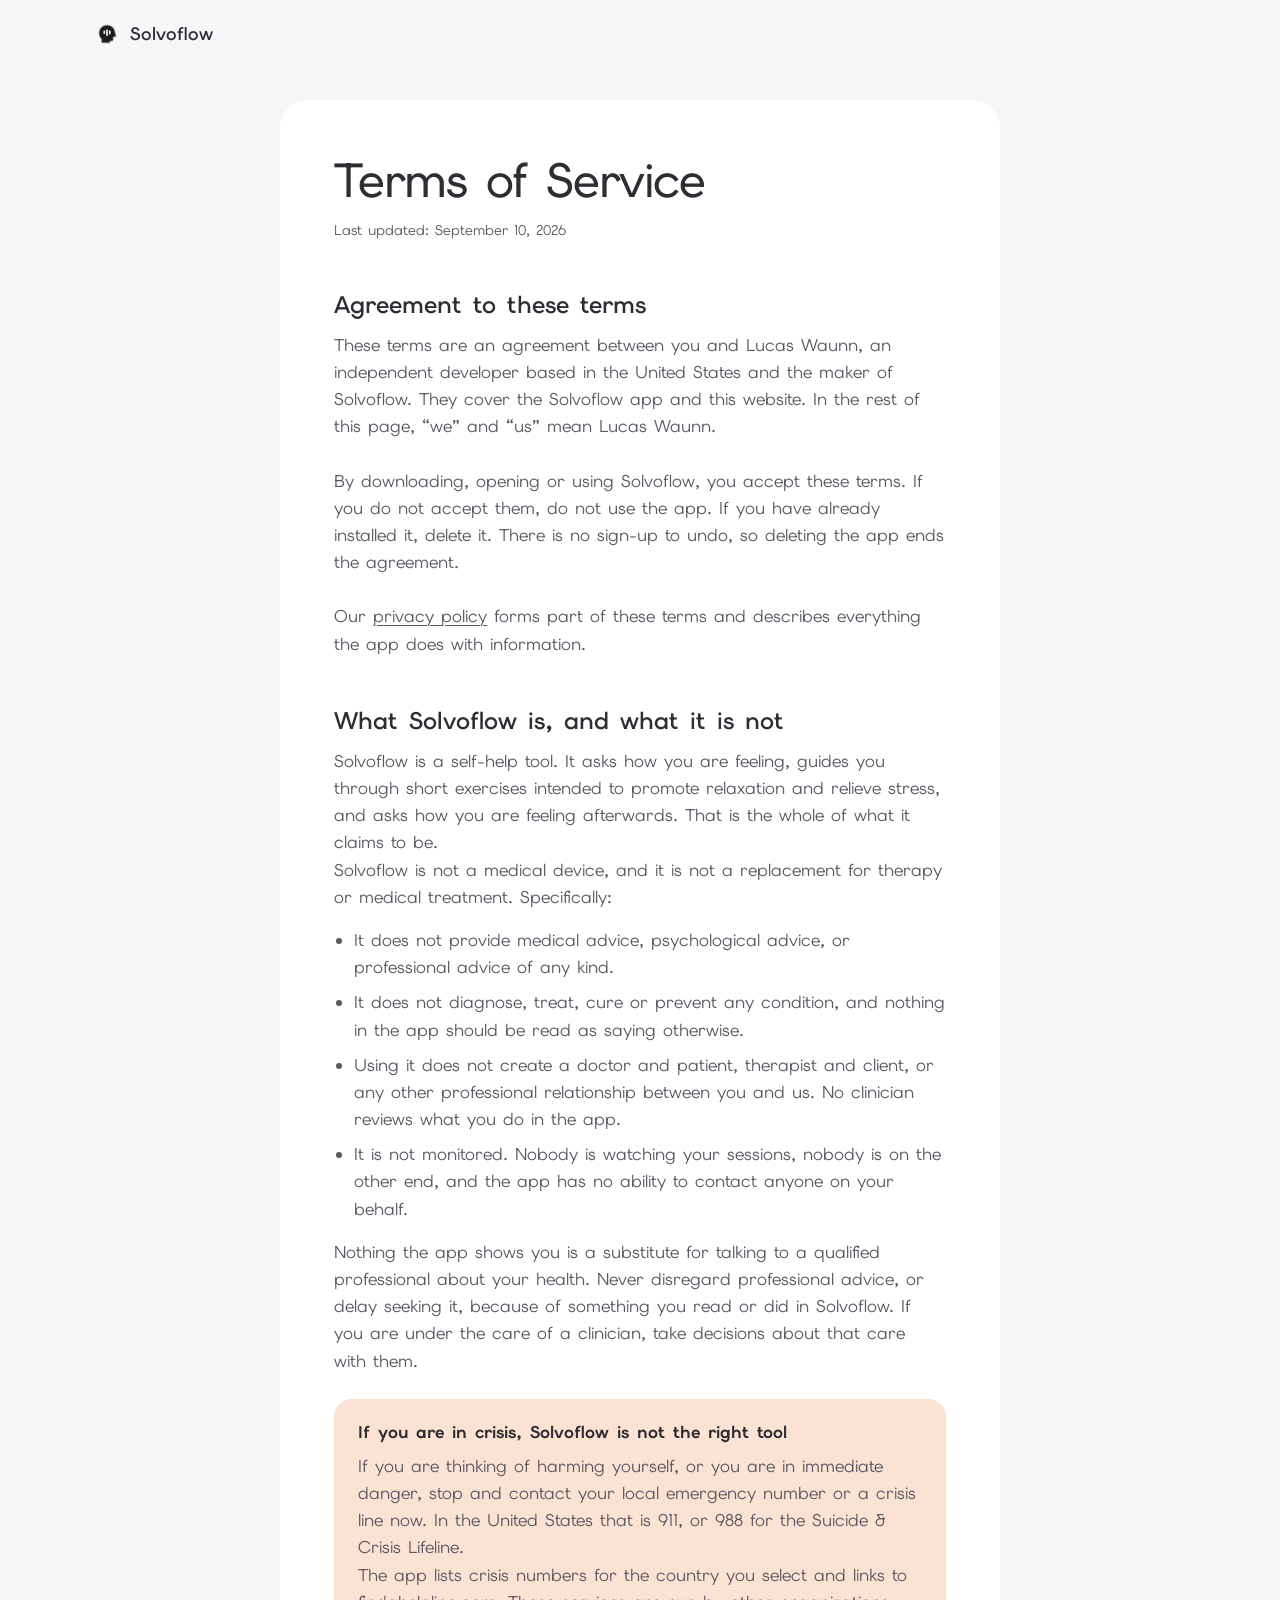
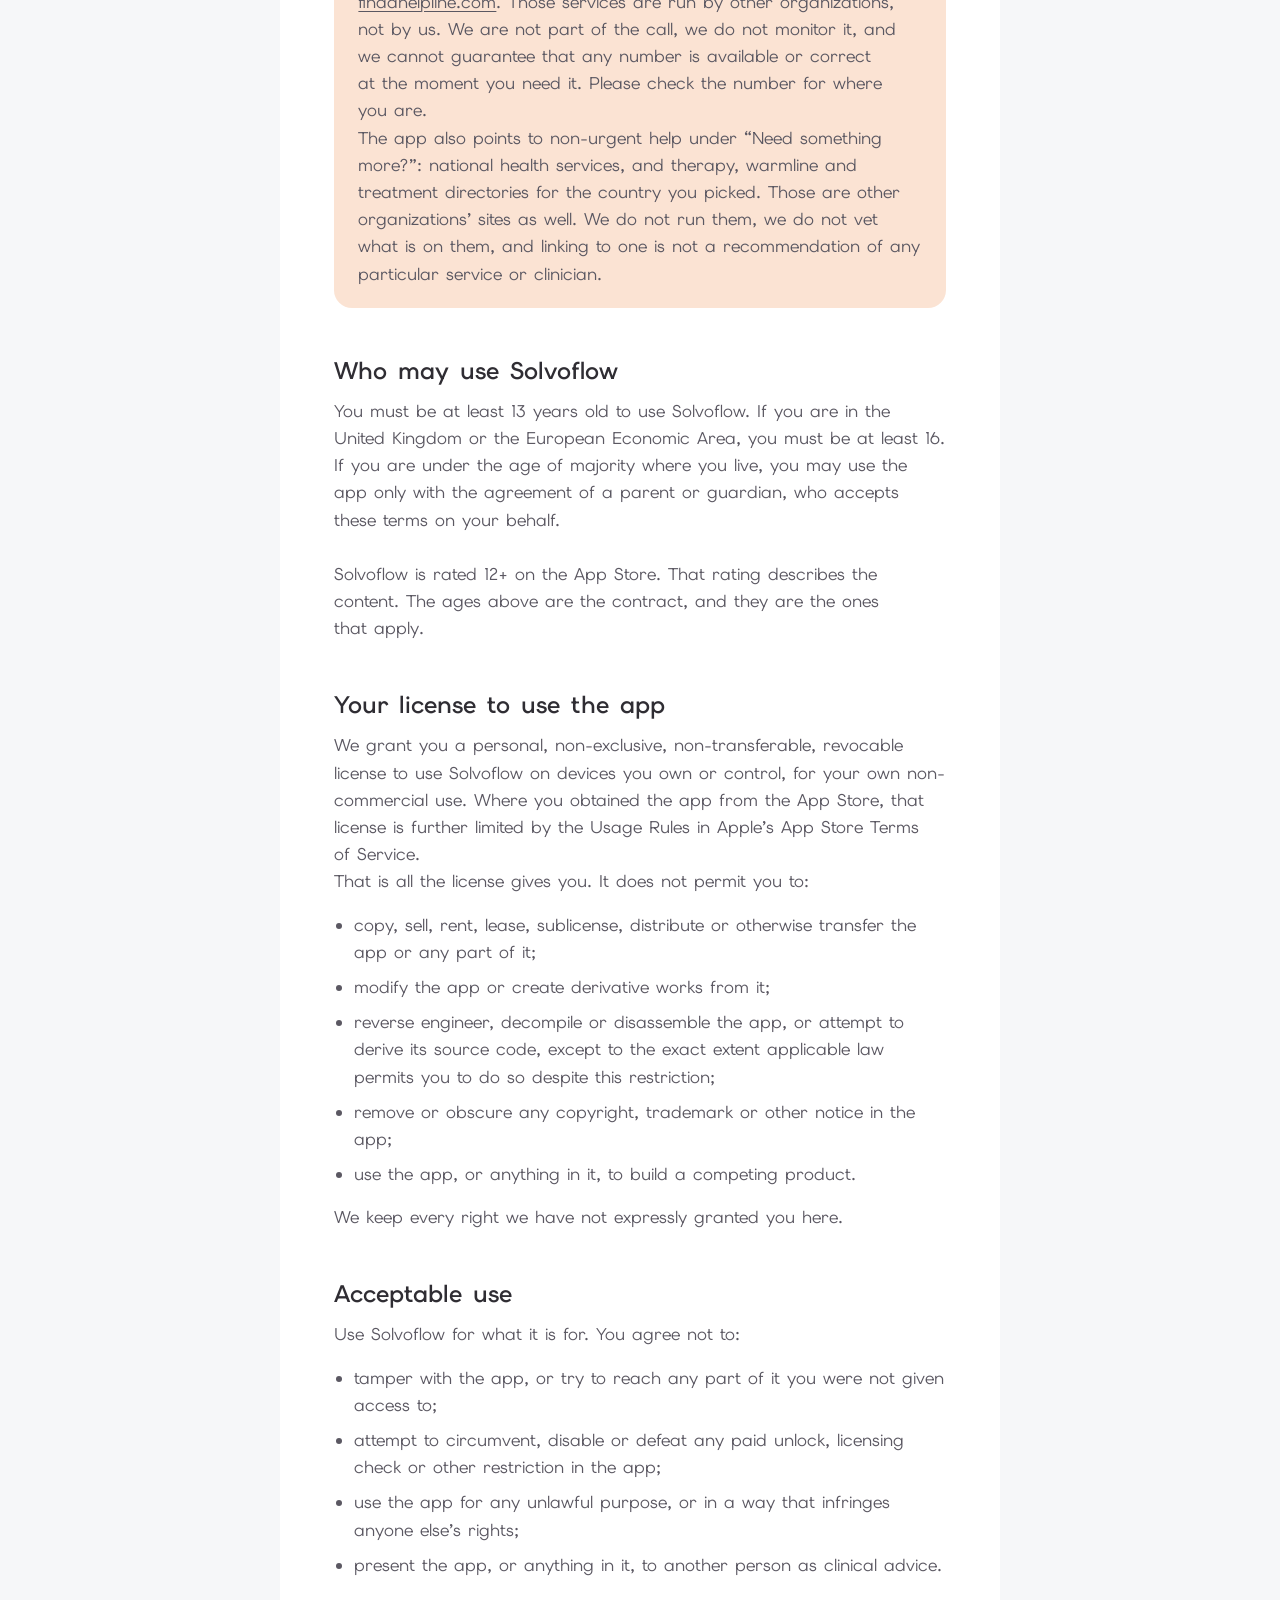
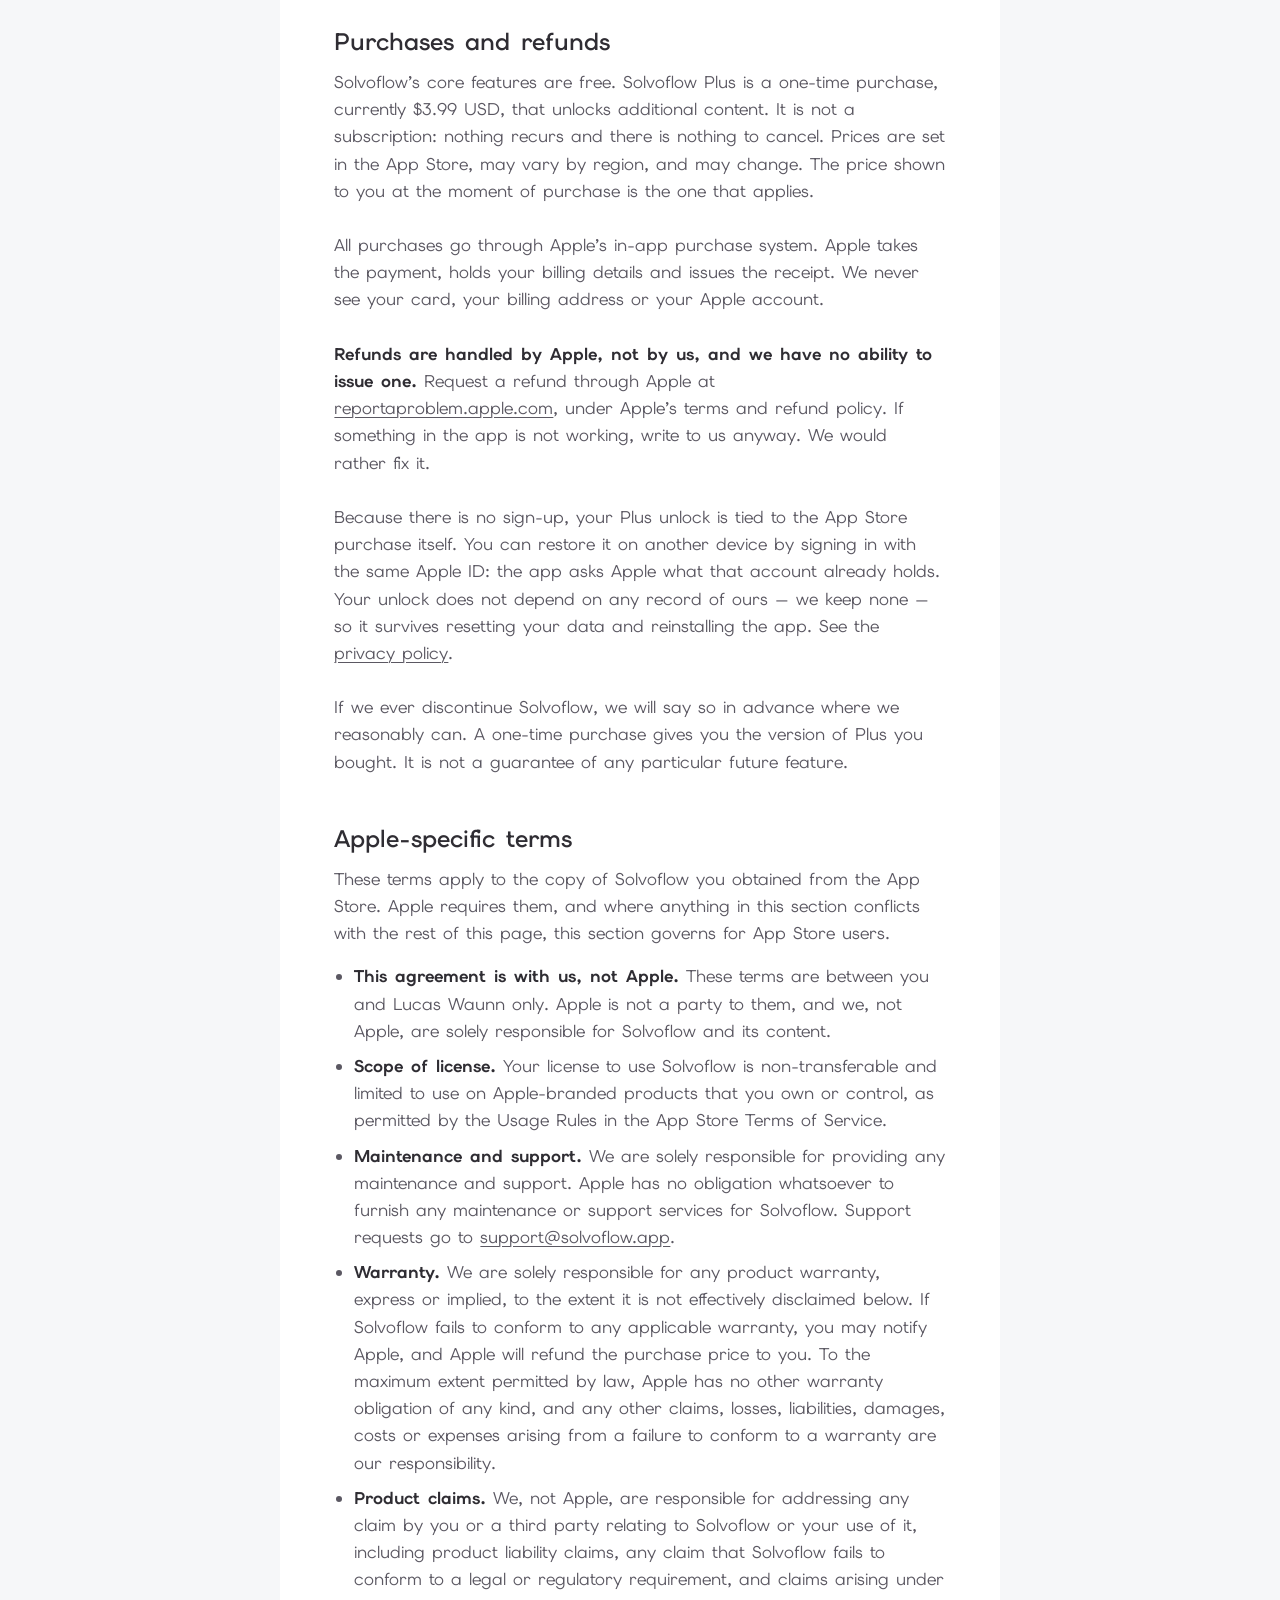
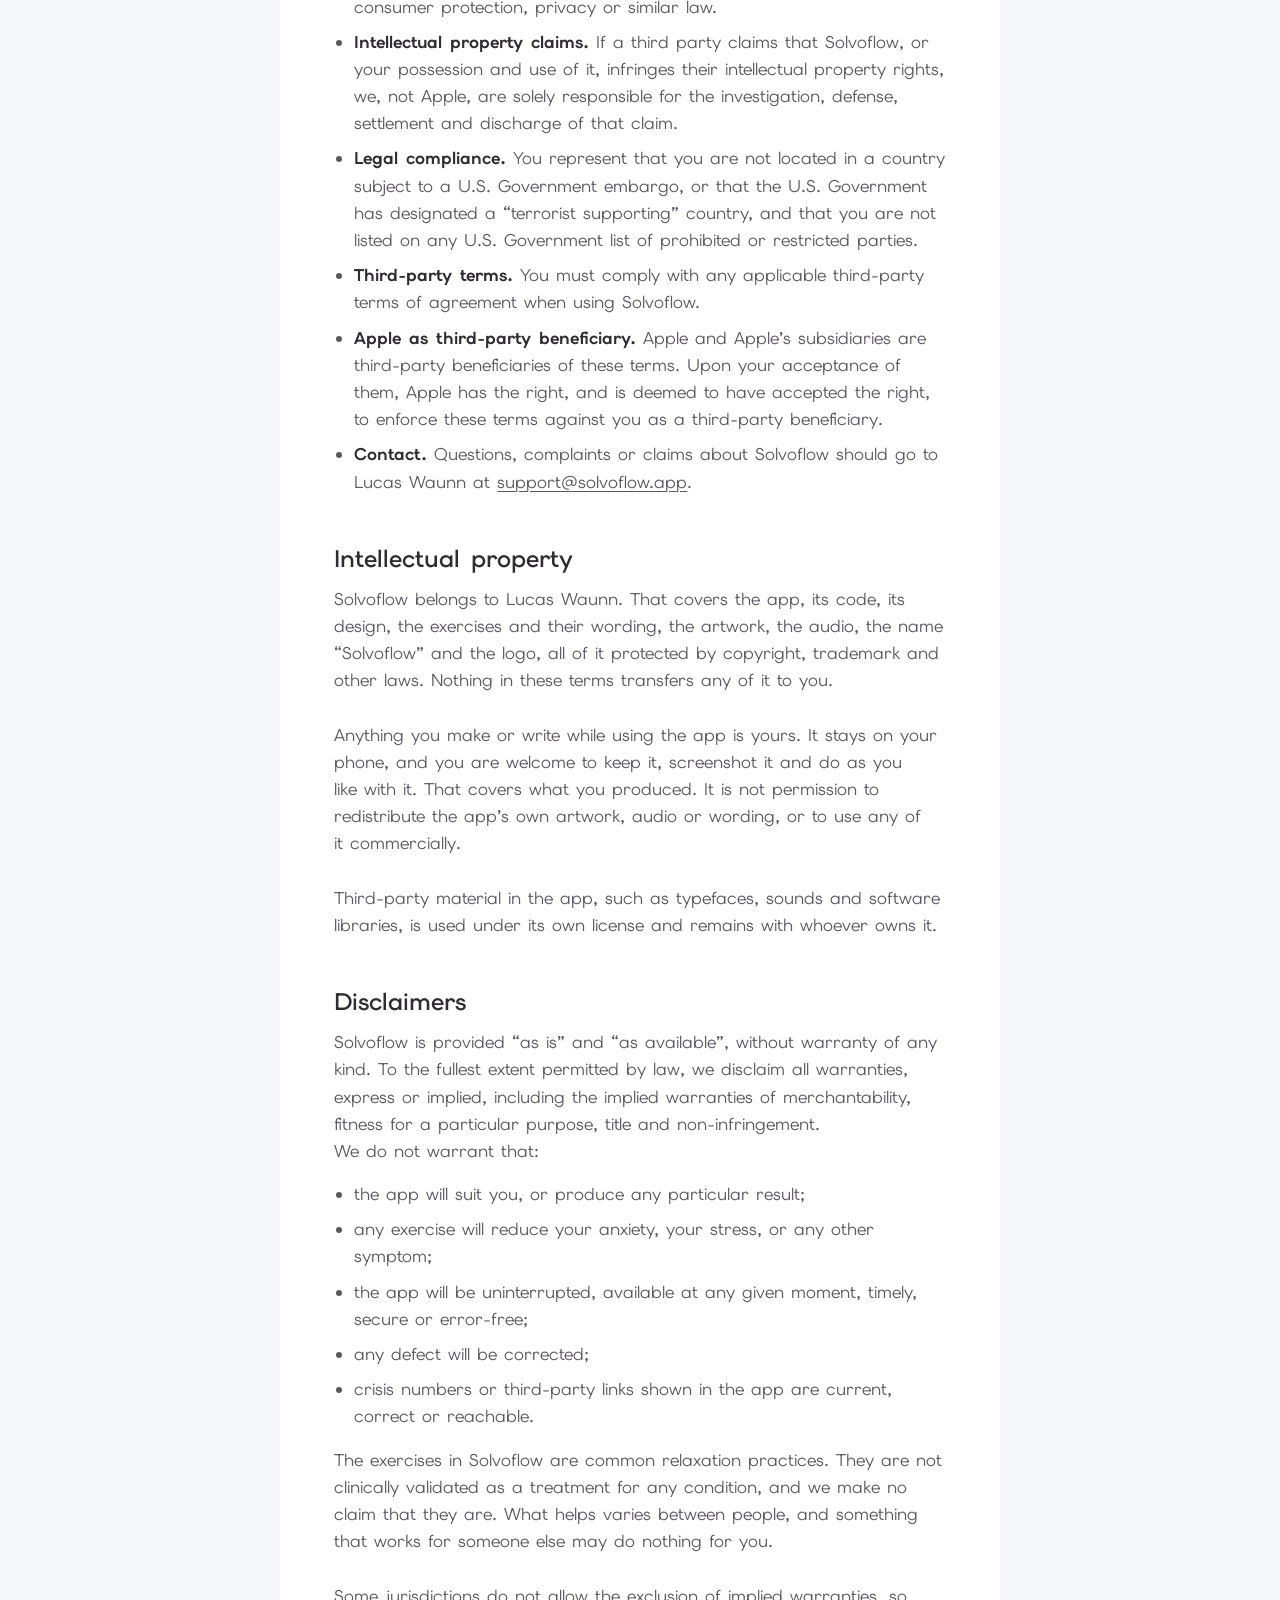
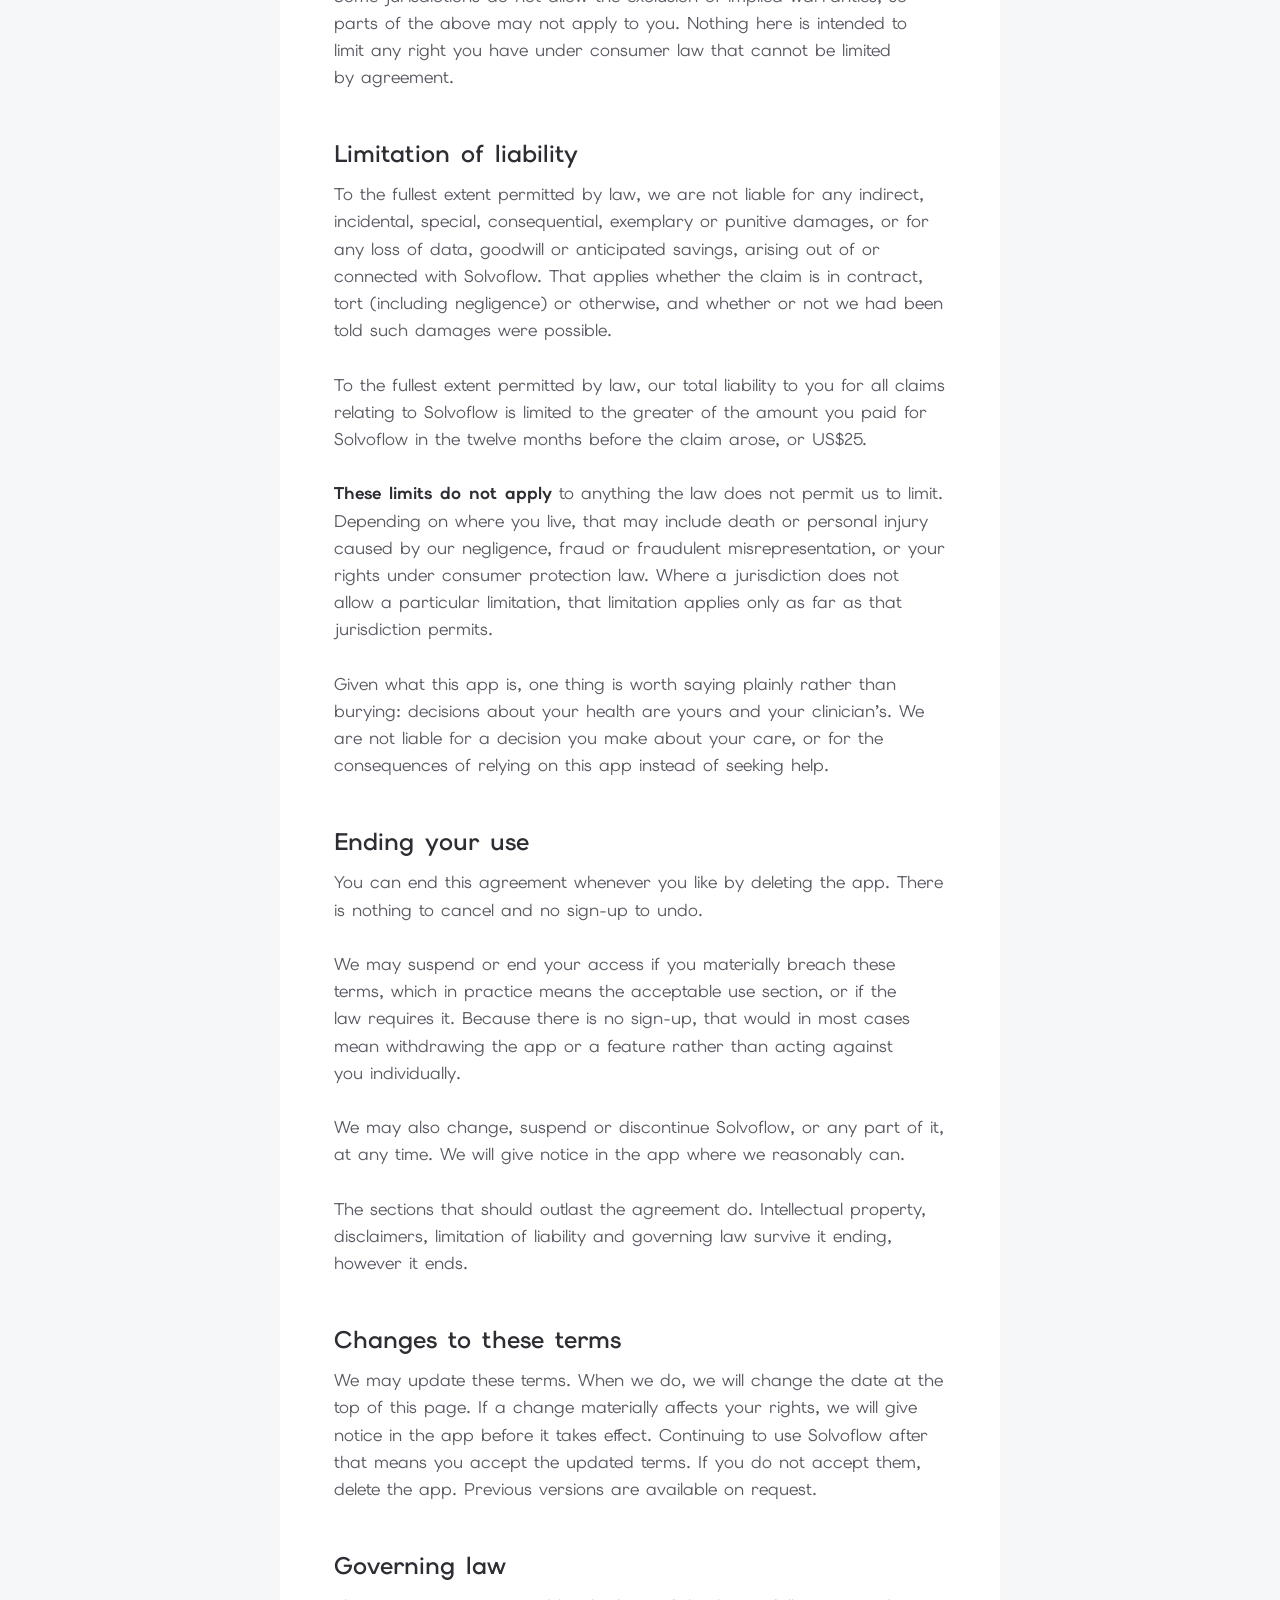
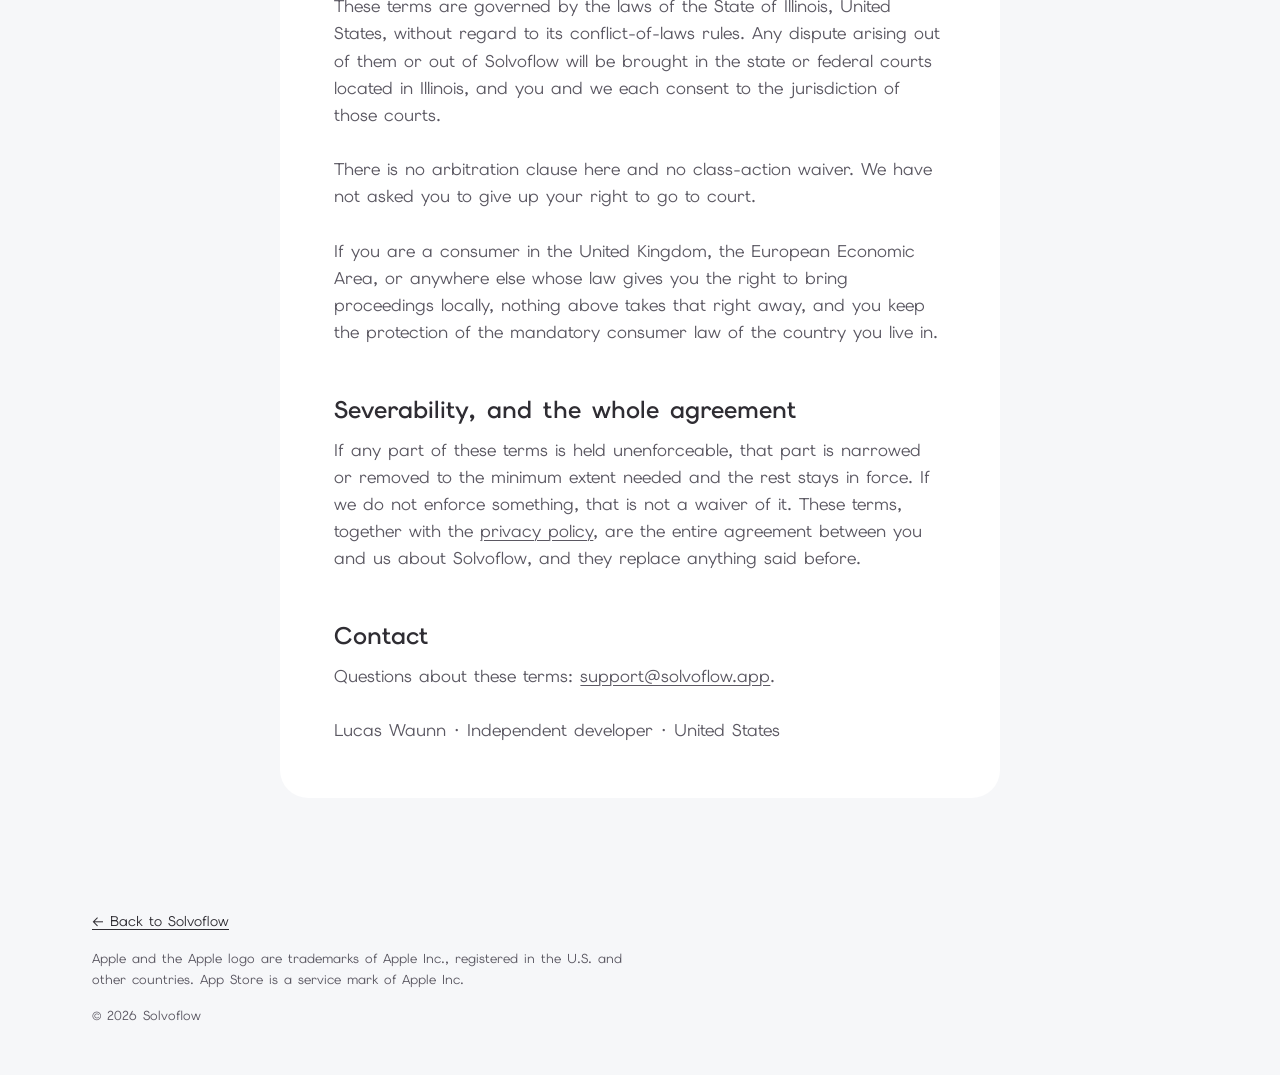
<file: terms.html>
<!DOCTYPE html>
<html lang="en">
<head>
  <title>Terms of Service &middot; Solvoflow</title>
  <meta name="description" content="The terms that apply when you use Solvoflow.">
  <meta charset="UTF-8">
  <meta name="viewport" content="width=device-width, initial-scale=1.0">
  <meta name="theme-color" content="#F6F7F9">

  <link rel="preconnect" href="https://fonts.googleapis.com">
  <link rel="preconnect" href="https://fonts.gstatic.com" crossorigin>
  <link href="https://fonts.googleapis.com/css2?family=Elms+Sans:ital,wght@0,300..700;1,300..700&display=swap" rel="stylesheet">
  <link rel="stylesheet" href="styles/style.css">

  <link rel="icon" type="image/png" href="assets/web/icon-32.png?v=2" sizes="32x32">
  <link rel="icon" type="image/png" href="assets/web/icon-16.png?v=2" sizes="16x16">
  <link rel="icon" type="image/png" href="assets/web/icon-192.png?v=2" sizes="192x192">
  <link rel="icon" href="assets/web/favicon.ico?v=2" sizes="any">
  <link rel="apple-touch-icon" href="assets/web/apple-touch-icon.png?v=2">
</head>
<body>
  <a class="skip-link" href="#main">Skip to content</a>

  <header class="legal-header">
    <div class="container">
      <a class="navbar-brand" href="index.html">
        <img class="brand-mark" src="assets/icon-no-bg-light-mode.png" alt="" width="512" height="512">
        <span class="brand-word">Solvoflow</span>
      </a>
    </div>
  </header>

  <main id="main" class="container">
    <div class="legal-main">
      <h1>Terms of Service</h1>
      <p class="legal-updated">Last updated: September 10, 2026</p>

      <h2>Agreement to these terms</h2>
      <p>
        These terms are an agreement between you and Lucas Waunn, an independent developer
        based in the United States and the maker of Solvoflow. They cover the Solvoflow app
        and this website. In the rest of this page, &ldquo;we&rdquo; and &ldquo;us&rdquo; mean
        Lucas Waunn.
      </p>
      <br>
      <p>
        By downloading, opening or using Solvoflow, you accept these terms. If you do not
        accept them, do not use the app. If you have already installed it, delete it. There is
        no sign-up to undo, so deleting the app ends the agreement.
      </p>
      <br>
      <p>
        Our <a href="privacy.html">privacy policy</a> forms part of these terms and describes
        everything the app does with information.
      </p>

      <h2>What Solvoflow is, and what it is not</h2>
      <p>
        Solvoflow is a self-help tool. It asks how you are feeling, guides you through short
        exercises intended to promote relaxation and relieve stress, and asks how you are
        feeling afterwards. That is the whole of what it claims to be.
      </p>
      <p>
        Solvoflow is not a medical device, and it is not a replacement for therapy or medical
        treatment. Specifically:
      </p>
      <ul>
        <li>It does not provide medical advice, psychological advice, or professional advice of any kind.</li>
        <li>It does not diagnose, treat, cure or prevent any condition, and nothing in the app should be read as saying otherwise.</li>
        <li>Using it does not create a doctor and patient, therapist and client, or any other professional relationship between you and us. No clinician reviews what you do in the app.</li>
        <li>It is not monitored. Nobody is watching your sessions, nobody is on the other end, and the app has no ability to contact anyone on your behalf.</li>
      </ul>
      <p>
        Nothing the app shows you is a substitute for talking to a qualified professional about
        your health. Never disregard professional advice, or delay seeking it, because of
        something you read or did in Solvoflow. If you are under the care of a clinician, take
        decisions about that care with them.
      </p>
      <div class="legal-notice">
        <strong>If you are in crisis, Solvoflow is not the right tool</strong>
        <p>
          If you are thinking of harming yourself, or you are in immediate danger, stop and
          contact your local emergency number or a crisis line now. In the United States that
          is 911, or 988 for the Suicide &amp; Crisis Lifeline.
        </p>
        <p>
          The app lists crisis numbers for the country you select and links to
          <a href="https://findahelpline.com" rel="noopener">findahelpline.com</a>. Those
          services are run by other organizations, not by us. We are not part of the call, we
          do not monitor it, and we cannot guarantee that any number is available or correct
          at the moment you need it. Please check the number for where you are.
        </p>
        <p>
          The app also points to non-urgent help under &ldquo;Need something more?&rdquo;:
          national health services, and therapy, warmline and treatment directories for the
          country you picked. Those are other organizations&rsquo; sites as well. We do not run
          them, we do not vet what is on them, and linking to one is not a recommendation of
          any particular service or clinician.
        </p>
      </div>

      <h2>Who may use Solvoflow</h2>
      <p>
        You must be at least 13 years old to use Solvoflow. If you are in the United Kingdom
        or the European Economic Area, you must be at least 16. If you are under the age of
        majority where you live, you may use the app only with the agreement of a parent or
        guardian, who accepts these terms on your behalf.
      </p>
      <br>
      <p>
        Solvoflow is rated 12+ on the App Store. That rating describes the content. The ages
        above are the contract, and they are the ones that apply.
      </p>

      <h2>Your license to use the app</h2>
      <p>
        We grant you a personal, non-exclusive, non-transferable, revocable license to use
        Solvoflow on devices you own or control, for your own non-commercial use. Where you
        obtained the app from the App Store, that license is further limited by the Usage
        Rules in Apple&rsquo;s App Store Terms of Service.
      </p>
      <p>That is all the license gives you. It does not permit you to:</p>
      <ul>
        <li>copy, sell, rent, lease, sublicense, distribute or otherwise transfer the app or any part of it;</li>
        <li>modify the app or create derivative works from it;</li>
        <li>reverse engineer, decompile or disassemble the app, or attempt to derive its source code, except to the exact extent applicable law permits you to do so despite this restriction;</li>
        <li>remove or obscure any copyright, trademark or other notice in the app;</li>
        <li>use the app, or anything in it, to build a competing product.</li>
      </ul>
      <p>We keep every right we have not expressly granted you here.</p>

      <h2>Acceptable use</h2>
      <p>Use Solvoflow for what it is for. You agree not to:</p>
      <ul>
        <li>tamper with the app, or try to reach any part of it you were not given access to;</li>
        <li>attempt to circumvent, disable or defeat any paid unlock, licensing check or other restriction in the app;</li>
        <li>use the app for any unlawful purpose, or in a way that infringes anyone else&rsquo;s rights;</li>
        <li>present the app, or anything in it, to another person as clinical advice.</li>
      </ul>

      <h2>Purchases and refunds</h2>
      <p>
        Solvoflow&rsquo;s core features are free. Solvoflow Plus is a one-time purchase,
        currently $3.99 USD, that unlocks additional content. It is not a
        subscription: nothing recurs and there is nothing to cancel. Prices are set in the App
        Store, may vary by region, and may change. The price shown to you at the moment of
        purchase is the one that applies.
      </p>
      <br>
      <p>
        All purchases go through Apple&rsquo;s in-app purchase system. Apple takes the
        payment, holds your billing details and issues the receipt. We never see your card,
        your billing address or your Apple account.
      </p>
      <br>
      <p>
        <strong>Refunds are handled by Apple, not by us, and we have no ability to issue
        one.</strong> Request a refund through Apple at
        <a href="https://reportaproblem.apple.com" rel="noopener">reportaproblem.apple.com</a>,
        under Apple&rsquo;s terms and refund policy. If something in the app is not working,
        write to us anyway. We would rather fix it.
      </p>
      <br>
      <p>
        Because there is no sign-up, your Plus unlock is tied to the App Store purchase
        itself. You can restore it on another device by signing in with the same Apple ID: the
        app asks Apple what that account already holds. Your unlock does not depend on any
        record of ours &mdash; we keep none &mdash; so it survives resetting your data and
        reinstalling the app. See the <a href="privacy.html">privacy policy</a>.
      </p>
      <br>
      <p>
        If we ever discontinue Solvoflow, we will say so in advance where we reasonably can. A
        one-time purchase gives you the version of Plus you bought. It is not a guarantee of
        any particular future feature.
      </p>

      <h2>Apple-specific terms</h2>
      <p>
        These terms apply to the copy of Solvoflow you obtained from the App Store. Apple
        requires them, and where anything in this section conflicts with the rest of this
        page, this section governs for App Store users.
      </p>
      <ul>
        <li>
          <strong>This agreement is with us, not Apple.</strong> These terms are between you
          and Lucas Waunn only. Apple is not a party to them, and we, not Apple, are solely
          responsible for Solvoflow and its content.
        </li>
        <li>
          <strong>Scope of license.</strong> Your license to use Solvoflow is non-transferable
          and limited to use on Apple-branded products that you own or control, as permitted
          by the Usage Rules in the App Store Terms of Service.
        </li>
        <li>
          <strong>Maintenance and support.</strong> We are solely responsible for providing
          any maintenance and support. Apple has no obligation whatsoever to furnish any
          maintenance or support services for Solvoflow. Support requests go to
          <a href="mailto:support@solvoflow.app">support@solvoflow.app</a>.
        </li>
        <li>
          <strong>Warranty.</strong> We are solely responsible for any product warranty,
          express or implied, to the extent it is not effectively disclaimed below. If
          Solvoflow fails to conform to any applicable warranty, you may notify Apple, and
          Apple will refund the purchase price to you. To the maximum extent permitted by law,
          Apple has no other warranty obligation of any kind, and any other claims, losses,
          liabilities, damages, costs or expenses arising from a failure to conform to a
          warranty are our responsibility.
        </li>
        <li>
          <strong>Product claims.</strong> We, not Apple, are responsible for addressing any
          claim by you or a third party relating to Solvoflow or your use of it, including
          product liability claims, any claim that Solvoflow fails to conform to a legal or
          regulatory requirement, and claims arising under consumer protection, privacy or
          similar law.
        </li>
        <li>
          <strong>Intellectual property claims.</strong> If a third party claims that
          Solvoflow, or your possession and use of it, infringes their intellectual property
          rights, we, not Apple, are solely responsible for the investigation, defense,
          settlement and discharge of that claim.
        </li>
        <li>
          <strong>Legal compliance.</strong> You represent that you are not located in a
          country subject to a U.S. Government embargo, or that the U.S. Government has
          designated a &ldquo;terrorist supporting&rdquo; country, and that you are not listed
          on any U.S. Government list of prohibited or restricted parties.
        </li>
        <li>
          <strong>Third-party terms.</strong> You must comply with any applicable third-party
          terms of agreement when using Solvoflow.
        </li>
        <li>
          <strong>Apple as third-party beneficiary.</strong> Apple and Apple&rsquo;s
          subsidiaries are third-party beneficiaries of these terms. Upon your acceptance of
          them, Apple has the right, and is deemed to have accepted the right, to enforce
          these terms against you as a third-party beneficiary.
        </li>
        <li>
          <strong>Contact.</strong> Questions, complaints or claims about Solvoflow should go
          to Lucas Waunn at
          <a href="mailto:support@solvoflow.app">support@solvoflow.app</a>.
        </li>
      </ul>

      <h2>Intellectual property</h2>
      <p>
        Solvoflow belongs to Lucas Waunn. That covers the app, its code, its design, the
        exercises and their wording, the artwork, the audio, the name &ldquo;Solvoflow&rdquo;
        and the logo, all of it protected by copyright, trademark and other laws. Nothing in
        these terms transfers any of it to you.
      </p>
      <br>
      <p>
        Anything you make or write while using the app is yours. It stays on your phone, and
        you are welcome to keep it, screenshot it and do as you like with it. That covers what
        you produced. It is not permission to redistribute the app&rsquo;s own artwork, audio
        or wording, or to use any of it commercially.
      </p>
      <br>
      <p>
        Third-party material in the app, such as typefaces, sounds and software libraries, is
        used under its own license and remains with whoever owns it.
      </p>

      <h2>Disclaimers</h2>
      <p>
        Solvoflow is provided &ldquo;as is&rdquo; and &ldquo;as available&rdquo;, without
        warranty of any kind. To the fullest extent permitted by law, we disclaim all
        warranties, express or implied, including the implied warranties of merchantability,
        fitness for a particular purpose, title and non-infringement.
      </p>
      <p>We do not warrant that:</p>
      <ul>
        <li>the app will suit you, or produce any particular result;</li>
        <li>any exercise will reduce your anxiety, your stress, or any other symptom;</li>
        <li>the app will be uninterrupted, available at any given moment, timely, secure or error-free;</li>
        <li>any defect will be corrected;</li>
        <li>crisis numbers or third-party links shown in the app are current, correct or reachable.</li>
      </ul>
      <p>
        The exercises in Solvoflow are common relaxation practices. They are not clinically
        validated as a treatment for any condition, and we make no claim that they are. What
        helps varies between people, and something that works for someone else may do nothing
        for you.
      </p>
      <br>
      <p>
        Some jurisdictions do not allow the exclusion of implied warranties, so parts of the
        above may not apply to you. Nothing here is intended to limit any right you have under
        consumer law that cannot be limited by agreement.
      </p>

      <h2>Limitation of liability</h2>
      <p>
        To the fullest extent permitted by law, we are not liable for any indirect,
        incidental, special, consequential, exemplary or punitive damages, or for any loss of
        data, goodwill or anticipated savings, arising out of or connected with Solvoflow.
        That applies whether the claim is in contract, tort (including negligence) or
        otherwise, and whether or not we had been told such damages were possible.
      </p>
      <br>
      <p>
        To the fullest extent permitted by law, our total liability to you for all claims
        relating to Solvoflow is limited to the greater of the amount you paid for Solvoflow
        in the twelve months before the claim arose, or US$25.
      </p>
      <br>
      <p>
        <strong>These limits do not apply</strong> to anything the law does not permit us to
        limit. Depending on where you live, that may include death or personal injury caused
        by our negligence, fraud or fraudulent misrepresentation, or your rights under
        consumer protection law. Where a jurisdiction does not allow a particular limitation,
        that limitation applies only as far as that jurisdiction permits.
      </p>
      <br>
      <p>
        Given what this app is, one thing is worth saying plainly rather than burying:
        decisions about your health are yours and your clinician&rsquo;s. We are not liable
        for a decision you make about your care, or for the consequences of relying on this
        app instead of seeking help.
      </p>

      <h2>Ending your use</h2>
      <p>
        You can end this agreement whenever you like by deleting the app. There is nothing to
        cancel and no sign-up to undo.
      </p>
      <br>
      <p>
        We may suspend or end your access if you materially breach these terms, which in
        practice means the acceptable use section, or if the law requires it. Because there is
        no sign-up, that would in most cases mean withdrawing the app or a feature rather than
        acting against you individually.
      </p>
      <br>
      <p>
        We may also change, suspend or discontinue Solvoflow, or any part of it, at any time.
        We will give notice in the app where we reasonably can.
      </p>
      <br>
      <p>
        The sections that should outlast the agreement do. Intellectual property, disclaimers,
        limitation of liability and governing law survive it ending, however it ends.
      </p>

      <h2>Changes to these terms</h2>
      <p>
        We may update these terms. When we do, we will change the date at the top of this
        page. If a change materially affects your rights, we will give notice in the app
        before it takes effect. Continuing to use Solvoflow after that means you accept the
        updated terms. If you do not accept them, delete the app. Previous versions are
        available on request.
      </p>

      <h2>Governing law</h2>
      <p>
        These terms are governed by the laws of the State of Illinois, United States, without
        regard to its conflict-of-laws rules. Any dispute arising out of them or out of
        Solvoflow will be brought in the state or federal courts located in Illinois, and you
        and we each consent to the jurisdiction of those courts.
      </p>
      <br>
      <p>
        There is no arbitration clause here and no class-action waiver. We have not asked you
        to give up your right to go to court.
      </p>
      <br>
      <p>
        If you are a consumer in the United Kingdom, the European Economic Area, or anywhere
        else whose law gives you the right to bring proceedings locally, nothing above takes
        that right away, and you keep the protection of the mandatory consumer law of the
        country you live in.
      </p>

      <h2>Severability, and the whole agreement</h2>
      <p>
        If any part of these terms is held unenforceable, that part is narrowed or removed to
        the minimum extent needed and the rest stays in force. If we do not enforce something,
        that is not a waiver of it. These terms, together with the
        <a href="privacy.html">privacy policy</a>, are the entire agreement between you and us
        about Solvoflow, and they replace anything said before.
      </p>

      <h2>Contact</h2>
      <p>Questions about these terms: <a href="mailto:support@solvoflow.app">support@solvoflow.app</a>.</p>
      <br>
      <p>Lucas Waunn &middot; Independent developer &middot; United States</p>
    </div>
  </main>

  <footer class="site-footer">
    <p class="footer-note"><a href="index.html">&larr; Back to Solvoflow</a></p>
    <p class="footer-legal">
      Apple and the Apple logo are trademarks of Apple Inc., registered in the U.S. and other
      countries. App Store is a service mark of Apple Inc.
    </p>
    <p class="footer-copyright">&copy; 2026 Solvoflow</p>
  </footer>
</body>
</html>
</file>
<file: styles/style.css>
/* ============================================================================
   SOLVOFLOW — design system
   ----------------------------------------------------------------------------
   Calm and modern: a clean, soft off-white page with two framed "sunrise"
   panels, built from the app's own home-screen gradient. The first holds the
   hero and the app screenshot rising out of it; the last closes the page.
   Everything between is quiet: white surfaces, generous space, Elms Sans.

   1. Tokens       4. Hero              7. Breakpoints
   2. Base         5. Sections          8. Motion, forced colors, print
   3. Buttons+nav  6. Closing, footer, legal
   ========================================================================= */

/* ---------------------------------------------------------------- 1. TOKENS */
:root {
  /* --- surfaces */
  --page:     #F6F7F9;   /* the page between the sunrise panels             */
  --surface:  #FFFFFF;   /* features panel, free plan, faq rows             */
  --plus:     #36343A;   /* the Plus plan — the app's charcoal              */

  /* --- the app's sunrise (sampled from assets/app-render.png), pushed a
     little deeper so it reads as light, not as a flat tint */
  --sky-top:  #CBDAF0;
  --sky-mid:  #E9E8EC;
  --sky-warm: #F7DCC4;
  --sky-sun:  #F4C6A3;
  --sun-glow: 255, 205, 168;   /* rgb, for the radial glows               */

  /* --- ink: the app's charcoal. Worst-case ratios across page + sky. */
  --ink:        #2F2D33;   /* text                 ≥ 10.2:1               */
  --ink-muted:  #5B5862;   /* secondary text       ≥  5.2:1               */
  --on-plus:    #FFFFFF;   /* on --plus           12.3:1                  */
  --on-plus-muted: #C9C6CF;/* on --plus            7.3:1                  */
  --button:     #48464D;   /* the app's Begin button; white on it 9.3:1   */
  --button-hover: #2F2D33;
  --rule:       rgba(47, 45, 51, 0.1);
  --rule-strong: rgba(47, 45, 51, 0.22);

  /* --- tints behind icons */
  --tint-warm: #FBE3D3;
  --tint-cool: #DFE8F5;

  /* --- type: Elms Sans only. Scale ≈ 1.25 on a 17px body. */
  --font: "Elms Sans", "Avenir Next", "Segoe UI", sans-serif;
  --fs-small: 0.875rem;
  --fs-body:  1.0625rem;
  --fs-lede:  1.25rem;
  --fs-h3:    1.1875rem;
  --fs-h2:    clamp(2rem, 1.4rem + 2.4vw, 3rem);
  --fs-h1:    clamp(2.625rem, 1.4rem + 4.2vw, 4.5rem);
  --fs-statement: clamp(1.75rem, 1.1rem + 2.6vw, 3rem);

  /* --- layout */
  --max-width: 1160px;
  --gutter: 1.25rem;
  --frame-inset: 0.75rem;
  --section-y: clamp(4.5rem, 3rem + 5vw, 8rem);
  --nav-h: 68px;
  --radius-frame: 36px;
  --radius: 28px;
  --radius-sm: 18px;
}

/* ------------------------------------------------------------------ 2. BASE */
*,
*::before,
*::after {
  box-sizing: border-box;
}

html {
  scroll-behavior: smooth;
  scroll-padding-top: calc(var(--nav-h) + 1rem);
  -webkit-text-size-adjust: 100%;
  background: var(--page);
}

body {
  margin: 0;
  font-family: var(--font);
  font-size: var(--fs-body);
  line-height: 1.6;
  color: var(--ink);
  background: var(--page);
  -webkit-font-smoothing: antialiased;
}

img,
svg {
  display: block;
  max-width: 100%;
}

h1,
h2,
h3 {
  margin: 0;
  font-weight: 500;
  text-wrap: balance;
}

p {
  margin: 0;
  text-wrap: pretty;
}

ul,
ol {
  margin: 0;
  padding: 0;
  list-style: none;
}

a {
  color: inherit;
  text-underline-offset: 0.2em;
  text-decoration-thickness: 1px;
}

.wrap {
  width: 100%;
  max-width: var(--max-width);
  margin-inline: auto;
  padding-inline: var(--gutter);
}

.wrap-narrow {
  max-width: 48rem;
}

.skip-link {
  position: absolute;
  top: 0.75rem;
  left: 0.75rem;
  z-index: 100;
  padding: 0.6rem 1rem;
  border-radius: 999px;
  background: var(--button);
  color: #fff;
  font-weight: 600;
  transform: translateY(-200%);
}

.skip-link:focus {
  transform: none;
}

:where(a, button, summary):focus-visible {
  outline: 3px solid var(--ink);
  outline-offset: 3px;
  border-radius: 6px;
}

::selection {
  background: var(--tint-warm);
  color: var(--ink);
}

/* --------------------------------------------------------- 3. BUTTONS + NAV */
/* Pills, like the app's Begin and Practice on your own buttons */
.btn {
  display: inline-flex;
  align-items: center;
  justify-content: center;
  min-height: 50px;
  padding: 0.8rem 1.65rem;
  border: 1px solid transparent;
  border-radius: 999px;
  font: inherit;
  font-size: 1rem;
  font-weight: 600;
  line-height: 1.2;
  text-decoration: none;
  cursor: pointer;
  transition: background-color 0.2s ease, border-color 0.2s ease, transform 0.12s ease;
}

.btn:focus-visible {
  border-radius: 999px;
}

/* a small give under the finger, so a tap feels registered */
.btn:active {
  transform: scale(0.97);
}

.btn-primary {
  background: var(--button);
  color: #fff;
}

.btn-primary:hover {
  background: var(--button-hover);
}

/* over the sunrise: frosted, so the sky shows through */
.btn-glass {
  background: rgba(255, 255, 255, 0.55);
  border-color: rgba(255, 255, 255, 0.9);
  color: var(--ink);
}

.btn-glass:hover {
  background: rgba(255, 255, 255, 0.85);
}

.btn-outline {
  background: transparent;
  border-color: var(--rule-strong);
  color: var(--ink);
}

.btn-outline:hover {
  border-color: var(--ink);
}

/* on the charcoal Plus plan */
.btn-light {
  background: #fff;
  color: var(--ink);
}

.btn-light:hover {
  background: var(--tint-warm);
}

.btn-light:focus-visible {
  outline-color: #fff;
}

.cta-row {
  display: flex;
  flex-wrap: wrap;
  gap: 0.75rem;
}

.cta-row-center {
  justify-content: center;
}

/* --- nav --- */
.site-header {
  position: sticky;
  top: 0;
  z-index: 50;
  border-bottom: 1px solid transparent;
  background: rgba(246, 247, 249, 0.96);
  transition: transform 0.3s ease, border-color 0.3s ease;
}

@supports (backdrop-filter: blur(1px)) or (-webkit-backdrop-filter: blur(1px)) {
  .site-header {
    background: rgba(246, 247, 249, 0.75);
    -webkit-backdrop-filter: blur(16px) saturate(1.4);
    backdrop-filter: blur(16px) saturate(1.4);
  }
}

/* set by js/nav-hide.js once the page has scrolled */
.site-header.is-scrolled {
  border-bottom-color: var(--rule);
}

/* set by js/nav-hide.js on the way down */
.site-header.is-hidden {
  transform: translateY(-100%);
}

.navbar {
  position: relative;
  display: flex;
  align-items: center;
  gap: 1.5rem;
  /* as wide as the hero frame, so the brand and the button line up with
     its edges rather than with the narrower content column */
  max-width: 1440px;
  min-height: var(--nav-h);
  margin-inline: auto;
  padding-inline: calc(var(--frame-inset) + clamp(0.75rem, 0.25rem + 1.5vw, 1.75rem));
}

.navbar-brand {
  display: inline-flex;
  align-items: center;
  gap: 0.5rem;
  margin-right: auto;
  font-size: 1.125rem;
  font-weight: 600;
  text-decoration: none;
}

.brand-mark {
  width: 30px;
  height: 30px;
}

.navbar-menu {
  display: flex;
  align-items: center;
  gap: 2rem;
}

.navbar-links {
  display: flex;
  gap: 2rem;
}

.navbar-links a {
  color: var(--ink-muted);
  font-size: 0.9375rem;
  text-decoration: none;
}

.navbar-links a:hover {
  color: var(--ink);
}

.navbar-cta {
  padding: 0.55rem 1.2rem;
  border-radius: 999px;
  background: var(--button);
  color: #fff;
  font-size: 0.9375rem;
  font-weight: 600;
  text-decoration: none;
}

.navbar-cta:hover {
  background: var(--button-hover);
}

.navbar-cta:focus-visible {
  border-radius: 999px;
}

.nav-toggle {
  display: none;
  position: relative;
  width: 44px;
  height: 44px;
  padding: 0;
  border: 0;
  background: transparent;
  color: var(--ink);
  cursor: pointer;
}

.nav-toggle-bar {
  position: absolute;
  left: 12px;
  width: 20px;
  height: 1.5px;
  border-radius: 1px;
  background: currentColor;
  transition: transform 0.2s ease, opacity 0.2s ease;
}

.nav-toggle-bar:nth-child(1) { top: 15px; }
.nav-toggle-bar:nth-child(2) { top: 21px; }
.nav-toggle-bar:nth-child(3) { top: 27px; }

.nav-toggle[aria-expanded="true"] .nav-toggle-bar:nth-child(1) {
  transform: translateY(6px) rotate(45deg);
}
.nav-toggle[aria-expanded="true"] .nav-toggle-bar:nth-child(2) {
  opacity: 0;
}
.nav-toggle[aria-expanded="true"] .nav-toggle-bar:nth-child(3) {
  transform: translateY(-6px) rotate(-45deg);
}

/* ------------------------------------------------------------------ 4. HERO */
.hero {
  padding-inline: var(--frame-inset);
}

/* the framed sunrise: sky at the top, the sun glowing up behind the phone */
.hero-frame {
  position: relative;
  max-width: 1440px;
  margin-inline: auto;
  padding: clamp(3rem, 2rem + 3vw, 4.5rem) var(--gutter) clamp(3rem, 2rem + 3vw, 5rem);
  border-radius: var(--radius-frame);
  /* keeps the phone's shadow inside the frame instead of smudging the page */
  overflow: clip;
  background:
    radial-gradient(55% 40% at 50% 100%, rgba(var(--sun-glow), 0.95), rgba(var(--sun-glow), 0) 72%),
    radial-gradient(30% 22% at 50% 96%, rgba(255, 238, 220, 0.9), rgba(255, 238, 220, 0) 70%),
    linear-gradient(180deg,
      var(--sky-top) 0%,
      #DCE4F1 28%,
      var(--sky-mid) 55%,
      var(--sky-warm) 82%,
      var(--sky-sun) 100%);
  text-align: center;
}

.hero-copy {
  max-width: 72rem;
  margin-inline: auto;
}

/* wide enough to set on two lines at desktop sizes */
.hero h1 {
  max-width: 22ch;
  margin-inline: auto;
  font-size: var(--fs-h1);
  font-weight: 500;
  line-height: 1.03;
  letter-spacing: -0.035em;
}

.lede {
  max-width: 34rem;
  margin: 1.25rem auto 0;
  color: var(--ink-muted);
  font-size: var(--fs-lede);
  line-height: 1.5;
}

.hero .cta-row {
  justify-content: center;
  margin-top: 2rem;
}

.hero-stage {
  position: relative;
  margin-top: clamp(2.5rem, 2rem + 2vw, 3.5rem);
}

.hero-phone {
  width: min(270px, 66vw);
  height: auto;
  margin-inline: auto;
  filter: drop-shadow(0 40px 50px rgba(90, 60, 45, 0.25));
}

/* small screens: the notes sit under the phone, inside the frame */
.hero-notes {
  display: grid;
  justify-items: center;
  gap: 0.75rem;
  margin-top: 2rem;
}

.note {
  display: flex;
  align-items: center;
  gap: 0.85rem;
  max-width: 19rem;
  padding: 0.85rem 1.1rem 0.85rem 0.85rem;
  border: 1px solid rgba(255, 255, 255, 0.9);
  border-radius: var(--radius-sm);
  background: rgba(255, 255, 255, 0.62);
  box-shadow: 0 18px 40px -20px rgba(90, 60, 45, 0.3);
  text-align: left;
  font-size: var(--fs-small);
  line-height: 1.4;
  color: var(--ink-muted);
}

@supports (backdrop-filter: blur(1px)) or (-webkit-backdrop-filter: blur(1px)) {
  .note {
    -webkit-backdrop-filter: blur(12px);
    backdrop-filter: blur(12px);
  }
}

.note svg {
  flex: none;
  width: 40px;
  height: 40px;
  padding: 9px;
  border-radius: 12px;
  background: var(--tint-cool);
  color: var(--ink);
}

.note-end svg {
  background: var(--tint-warm);
}

.note strong {
  display: block;
  color: var(--ink);
  font-weight: 600;
}

/* --------------------------------------------------------------- 5. SECTIONS */
.section {
  padding-block: var(--section-y);
}

/* every section opens on the same centered axis as the hero */
.section-head {
  max-width: 40rem;
  margin: 0 auto clamp(2.5rem, 2rem + 2vw, 4rem);
  text-align: center;
}

.section-head h2,
.closing h2 {
  font-size: var(--fs-h2);
  font-weight: 500;
  line-height: 1.1;
  letter-spacing: -0.03em;
}

.section-head p {
  margin-top: 1rem;
  color: var(--ink-muted);
  font-size: var(--fs-lede);
  line-height: 1.5;
}

/* --- statement --- */
.statement-section {
  padding: var(--section-y) var(--gutter) calc(var(--section-y) * 0.5);
}

.statement {
  max-width: 40ch;
  margin-inline: auto;
  font-size: var(--fs-statement);
  font-weight: 400;
  line-height: 1.2;
  letter-spacing: -0.025em;
  text-align: center;
}

/* --- how it works ---------------------------------------------------------
   One smooth, curving line runs through the four numbers in order. Stacked
   (narrow screens), each step draws its own S-curve down to the next number;
   side by side (≥ 960px), one wave runs across all four (.steps-curve). The
   number circles sit on top and hide the line where it passes through. */
.steps {
  --curve-gap: 2.75rem;
  position: relative;
  display: grid;
  gap: var(--curve-gap);
}

.step {
  position: relative;
  padding-left: 3.75rem;
}

.step:not(:last-child)::before {
  content: "";
  position: absolute;
  top: 1.25rem;
  left: 0;
  width: 2.5rem;
  height: calc(100% + var(--curve-gap));
  background: var(--segment) center / 100% 100% no-repeat;
}

/* each piece carries its own third of the blue-to-peach gradient, so the
   stacked curves read as one continuous line */
.step:nth-child(1) { --segment: url("data:image/svg+xml,%3Csvg xmlns='http://www.w3.org/2000/svg' viewBox='0 0 40 100' preserveAspectRatio='none'%3E%3Cdefs%3E%3ClinearGradient id='g' x1='0' y1='0' x2='0' y2='1'%3E%3Cstop offset='0' stop-color='%238FA9D3'/%3E%3Cstop offset='1' stop-color='%23ADA7B6'/%3E%3C/linearGradient%3E%3C/defs%3E%3Cpath d='M20 0 C46 30 -6 70 20 100' fill='none' stroke='url(%23g)' stroke-width='2' vector-effect='non-scaling-stroke'/%3E%3C/svg%3E"); }
.step:nth-child(2) { --segment: url("data:image/svg+xml,%3Csvg xmlns='http://www.w3.org/2000/svg' viewBox='0 0 40 100' preserveAspectRatio='none'%3E%3Cdefs%3E%3ClinearGradient id='g' x1='0' y1='0' x2='0' y2='1'%3E%3Cstop offset='0' stop-color='%23ADA7B6'/%3E%3Cstop offset='1' stop-color='%23CBA699'/%3E%3C/linearGradient%3E%3C/defs%3E%3Cpath d='M20 0 C46 30 -6 70 20 100' fill='none' stroke='url(%23g)' stroke-width='2' vector-effect='non-scaling-stroke'/%3E%3C/svg%3E"); }
.step:nth-child(3) { --segment: url("data:image/svg+xml,%3Csvg xmlns='http://www.w3.org/2000/svg' viewBox='0 0 40 100' preserveAspectRatio='none'%3E%3Cdefs%3E%3ClinearGradient id='g' x1='0' y1='0' x2='0' y2='1'%3E%3Cstop offset='0' stop-color='%23CBA699'/%3E%3Cstop offset='1' stop-color='%23E9A47C'/%3E%3C/linearGradient%3E%3C/defs%3E%3Cpath d='M20 0 C46 30 -6 70 20 100' fill='none' stroke='url(%23g)' stroke-width='2' vector-effect='non-scaling-stroke'/%3E%3C/svg%3E"); }

.steps-wrap {
  position: relative;
}

.steps-curve {
  display: none;
}

.step h3 {
  margin-top: 0.4rem;
  font-size: var(--fs-h3);
  font-weight: 600;
  line-height: 1.3;
}

.step p {
  max-width: 22rem;
  margin-top: 0.5rem;
  color: var(--ink-muted);
}

.step-num {
  position: absolute;
  top: 0;
  left: 0;
  z-index: 1;
  display: grid;
  place-items: center;
  width: 2.5rem;
  height: 2.5rem;
  border: 1px solid var(--rule-strong);
  border-radius: 50%;
  background: var(--page);
  font-size: 0.9375rem;
  font-weight: 600;
  font-variant-numeric: lining-nums;
}

/* --- features: one white panel, four parts --- */
.features {
  display: grid;
  gap: 2.5rem;
  padding: clamp(2rem, 1.5rem + 2vw, 3.5rem);
  border-radius: var(--radius);
  background: var(--surface);
}

.feature-icon {
  display: grid;
  place-items: center;
  width: 52px;
  height: 52px;
  border-radius: 16px;
}

.feature-icon svg {
  width: 24px;
  height: 24px;
}

.tint-warm { background: var(--tint-warm); }
.tint-cool { background: var(--tint-cool); }

.feature h3 {
  margin-top: 1.25rem;
  font-size: var(--fs-h3);
  font-weight: 600;
  line-height: 1.3;
}

.feature p {
  max-width: 26rem;
  margin-top: 0.4rem;
  color: var(--ink-muted);
}

/* --- pricing --- */
.plans {
  display: grid;
  gap: 1rem;
}

.plan {
  display: flex;
  flex-direction: column;
  padding: 2.25rem 1.75rem;
  border-radius: var(--radius);
}

.plan-free {
  background: var(--surface);
}

/* the paid plan in the app's charcoal: the one clear contrast on the page */
.plan-plus {
  background: var(--plus);
  color: var(--on-plus);
}

.plan h3 {
  font-size: 1.25rem;
  font-weight: 600;
}

.plan-price {
  margin-top: 0.4rem;
  font-size: clamp(2.5rem, 2rem + 2vw, 3.5rem);
  font-weight: 400;
  line-height: 1.1;
  letter-spacing: -0.03em;
  font-variant-numeric: lining-nums tabular-nums;
}

.plan-price span {
  color: var(--ink-muted);
  font-size: 1rem;
  letter-spacing: 0;
}

.plan-plus .plan-price span,
.plan-plus .plan-note {
  color: var(--on-plus-muted);
}

.plan-features {
  display: grid;
  gap: 0.65rem;
  margin-block: 1.75rem 2.25rem;
}

.plan-features li {
  position: relative;
  padding-left: 1.75rem;
}

/* a small check */
.plan-features li::before {
  content: "";
  position: absolute;
  top: 0.35em;
  left: 0;
  width: 1.05rem;
  height: 1.05rem;
  border-radius: 50%;
  background:
    url("data:image/svg+xml,%3Csvg xmlns='http://www.w3.org/2000/svg' viewBox='0 0 16 16'%3E%3Cpath d='M4.5 8.2l2.2 2.2 4.8-4.8' fill='none' stroke='%232F2D33' stroke-width='1.6' stroke-linecap='round' stroke-linejoin='round'/%3E%3C/svg%3E") center / 100% no-repeat,
    var(--tint-cool);
}

.plan-plus .plan-features li::before {
  background-color: var(--tint-warm);
}

.plan .btn {
  align-self: flex-start;
  margin-top: auto;
}

.plan-note {
  margin-top: 0.85rem;
  color: var(--ink-muted);
  font-size: var(--fs-small);
}

/* --- faq --- */
.faq-list {
  display: grid;
  gap: 0.75rem;
}

.faq-item {
  border-radius: var(--radius-sm);
  background: var(--surface);
}

.faq-item summary {
  display: flex;
  align-items: center;
  justify-content: space-between;
  gap: 1.5rem;
  padding: 1.25rem 1.5rem;
  font-size: 1.0625rem;
  font-weight: 600;
  line-height: 1.4;
  list-style: none;
  cursor: pointer;
}

.faq-item summary::-webkit-details-marker {
  display: none;
}

.faq-item summary:focus-visible {
  border-radius: var(--radius-sm);
  outline-offset: 0;
}

/* plus that turns into a minus when the answer is open */
.faq-item summary::after {
  content: "";
  flex: none;
  width: 14px;
  height: 14px;
  background:
    linear-gradient(currentColor, currentColor) center / 14px 1.5px no-repeat,
    linear-gradient(currentColor, currentColor) center / 1.5px 14px no-repeat;
  transition: transform 0.25s ease;
}

.faq-item[open] summary::after {
  background: linear-gradient(currentColor, currentColor) center / 14px 1.5px no-repeat;
  transform: rotate(180deg);
}

.faq-item p {
  max-width: 38rem;
  padding: 0 1.5rem 1.5rem;
  color: var(--ink-muted);
}

/* the answer eases open instead of snapping, where the browser supports
   animating <details>; elsewhere it opens instantly as before */
@supports (interpolate-size: allow-keywords) {
  .faq-list {
    interpolate-size: allow-keywords;
  }

  .faq-item::details-content {
    height: 0;
    overflow: clip;
    transition: height 0.3s ease, content-visibility 0.3s allow-discrete;
  }

  .faq-item[open]::details-content {
    height: auto;
  }
}

/* ------------------------------------------------ 6. CLOSING, FOOTER, LEGAL */
.closing {
  padding: calc(var(--section-y) * 0.5) var(--frame-inset) var(--frame-inset);
}

/* the same sunrise as the hero, turned over: the glow now at the top */
.closing-frame {
  max-width: 1440px;
  margin-inline: auto;
  padding: clamp(4rem, 3rem + 4vw, 6.5rem) var(--gutter);
  border-radius: var(--radius-frame);
  background:
    radial-gradient(55% 55% at 50% 0%, rgba(var(--sun-glow), 0.85), rgba(var(--sun-glow), 0) 72%),
    linear-gradient(180deg, var(--sky-warm) 0%, var(--sky-mid) 50%, var(--sky-top) 100%);
  text-align: center;
}

.closing-text {
  max-width: 30rem;
  margin: 1rem auto 2rem;
  color: var(--ink-muted);
  font-size: var(--fs-lede);
  line-height: 1.5;
}

.closing-address {
  margin-top: 1rem;
}

.closing-address a {
  font-weight: 600;
}

.app-store-badge {
  display: inline-block;
  margin-top: 2rem;
  border-radius: 8px;
}

.app-store-badge img {
  width: auto;
  height: 48px;
}

/* --- footer (shared with privacy + terms) --- */
.site-footer {
  max-width: var(--max-width);
  margin-inline: auto;
  padding: 3rem var(--gutter) 3rem;
  color: var(--ink-muted);
  font-size: var(--fs-small);
}

.footer-row {
  display: flex;
  flex-wrap: wrap;
  justify-content: space-between;
  gap: 1rem 2rem;
  margin-bottom: 2rem;
  padding-bottom: 2rem;
  align-items: center;
  border-bottom: 1px solid var(--rule);
}

.footer-brand {
  display: inline-flex;
  align-items: center;
  gap: 0.5rem;
  color: var(--ink);
  font-size: 1rem;
  font-weight: 600;
  text-decoration: none;
}

.footer-brand img {
  width: 26px;
  height: 26px;
}

.footer-links {
  display: flex;
  flex-wrap: wrap;
  gap: 0.5rem 1.5rem;
}

.footer-links a {
  text-decoration: none;
}

.footer-links a:hover {
  color: var(--ink);
  text-decoration: underline;
}

.footer-note,
.footer-legal {
  max-width: 68ch;
  margin-bottom: 1rem;
}

.footer-note a {
  color: var(--ink);
}

.footer-legal,
.footer-copyright {
  font-size: 0.8125rem;
}

/* --- legal pages (privacy, terms) --- */
.container {
  max-width: var(--max-width);
  margin-inline: auto;
  padding-inline: var(--gutter);
}

.legal-header .container {
  display: flex;
  align-items: center;
  min-height: var(--nav-h);
}

.legal-main {
  max-width: 72ch;
  margin: 2rem auto 4rem;
  padding: clamp(1.5rem, 1rem + 3vw, 3.5rem);
  border-radius: var(--radius);
  background: var(--surface);
}

.legal-main h1 {
  margin-bottom: 0.75rem;
  font-size: var(--fs-h2);
  font-weight: 500;
  line-height: 1.1;
  letter-spacing: -0.03em;
}

.legal-updated {
  margin-bottom: 3rem;
  color: var(--ink-muted);
  font-size: var(--fs-small);
}

.legal-main h2 {
  margin-top: 3rem;
  margin-bottom: 0.75rem;
  font-size: 1.5rem;
  font-weight: 600;
  line-height: 1.25;
}

.legal-main h2:first-of-type {
  margin-top: 0;
}

.legal-main h3 {
  margin-top: 2rem;
  margin-bottom: 0.5rem;
  font-size: 1.125rem;
  font-weight: 600;
}

.legal-main p,
.legal-main li {
  color: var(--ink-muted);
}

.legal-main strong {
  color: var(--ink);
}

.legal-main ul {
  margin-block: 1rem;
  padding-left: 1.25rem;
  list-style: disc;
}

.legal-main li {
  margin-bottom: 0.5rem;
}

/* a standing notice in legal copy: the crisis wording on the terms page */
.legal-notice {
  margin-block: 1.5rem;
  padding: 1.25rem 1.5rem;
  border-radius: var(--radius-sm);
  background: var(--tint-warm);
}

.legal-notice strong {
  display: block;
  margin-bottom: 0.4em;
}

/* --------------------------------------------------------- 7. BREAKPOINTS */

/* ≤ 860px: the nav collapses behind the toggle. Must match js/nav.js. */
@media (max-width: 860px) {
  .js .nav-toggle {
    display: block;
  }

  /* without JS the menu stays open and stacks under the bar */
  .navbar {
    flex-wrap: wrap;
  }

  html:not(.js) .navbar-menu {
    flex-basis: 100%;
    flex-direction: column;
    align-items: flex-start;
    padding-bottom: 1rem;
  }

  html:not(.js) .navbar-links {
    flex-direction: column;
    gap: 0.75rem;
  }

  .js .navbar-menu {
    position: absolute;
    top: 100%;
    left: var(--frame-inset);
    right: var(--frame-inset);
    display: none;
    flex-direction: column;
    align-items: stretch;
    gap: 1.25rem;
    padding: 0.5rem 1.25rem 1.5rem;
    border-radius: var(--radius-sm);
    background: var(--surface);
    box-shadow: 0 24px 50px -24px rgba(47, 45, 51, 0.3);
  }

  .js .navbar-menu.is-open {
    display: flex;
  }

  .js .navbar-links {
    flex-direction: column;
    gap: 0;
  }

  .js .navbar-links a {
    display: block;
    padding-block: 0.8rem;
    border-bottom: 1px solid var(--rule);
    color: var(--ink);
    font-size: 1.0625rem;
  }

  .js .navbar-cta {
    align-self: flex-start;
    padding: 0.75rem 1.5rem;
    font-size: 1rem;
  }
}

/* ≥ 640px: two-up */
@media (min-width: 640px) {
  :root {
    --gutter: 2rem;
    --frame-inset: 1rem;
  }

  .features {
    grid-template-columns: repeat(2, minmax(0, 1fr));
    gap: 3rem 4rem;
  }

  .plans {
    grid-template-columns: repeat(2, minmax(0, 1fr));
    gap: 1.25rem;
  }

  .plan {
    padding: 2.75rem 2.5rem;
  }
}

/* ≥ 760px: the statement sets one sentence per line */
@media (min-width: 760px) {
  .statement span {
    display: block;
  }
}

/* ≥ 960px: the notes float beside the phone */
@media (min-width: 960px) {
  .hero-phone {
    width: 300px;
  }

  .hero-notes {
    position: absolute;
    inset: 0;
    display: block;
    margin: 0;
    pointer-events: none;
  }

  .note {
    position: absolute;
  }

  .note-start {
    top: 24%;
    right: calc(50% + 190px);
  }

  .note-end {
    top: 52%;
    left: calc(50% + 190px);
  }

  /* side by side, with no column gap, so each number's center sits at an
     exact quarter of the row: the wave below can pass through all four */
  .steps {
    grid-template-columns: repeat(4, minmax(0, 1fr));
    gap: 0;
  }

  /* each step is centered in its quarter, under the centered heading */
  .step {
    padding-inline: 1.25rem;
    text-align: center;
  }

  .step:not(:last-child)::before {
    content: none;
  }

  .step-num {
    position: relative;
    margin-inline: auto;
  }

  .step h3 {
    margin-top: 1.5rem;
  }

  .step p {
    max-width: 17rem;
    margin-inline: auto;
  }

  /* from the first number's center (the middle of the first quarter) to
     the last one's (the middle of the last quarter) */
  .steps-curve {
    display: block;
    position: absolute;
    top: calc(1.25rem - 32px);
    left: 12.5%;
    width: 75%;
    height: 64px;
    overflow: visible;
  }

  .steps-curve path {
    fill: none;
    stroke: url(#steps-curve-gradient);
    stroke-width: 2;
    vector-effect: non-scaling-stroke;
  }
}

/* ------------------------------------------ 8. MOTION, FORCED COLORS, PRINT */
/* One quiet moment on load: the words arrive, then the phone rises into the
   light. Nothing else on the page moves on its own. */
@media (prefers-reduced-motion: no-preference) {
  .hero-copy {
    animation: arrive 0.9s cubic-bezier(0.2, 0.7, 0.2, 1) both;
  }

  .hero-phone {
    animation: rise 1.2s cubic-bezier(0.2, 0.7, 0.2, 1) 0.25s both;
  }

  .note {
    animation: arrive 0.9s cubic-bezier(0.2, 0.7, 0.2, 1) 0.9s both;
  }

  .note-end {
    animation-delay: 1.05s;
  }
}

@keyframes arrive {
  from {
    opacity: 0;
    transform: translateY(0.75rem);
  }
  to {
    opacity: 1;
    transform: none;
  }
}

@keyframes rise {
  from {
    opacity: 0;
    transform: translateY(3rem);
  }
  to {
    opacity: 1;
    transform: none;
  }
}

@media (prefers-reduced-motion: reduce) {
  html {
    scroll-behavior: auto;
  }

  .site-header,
  .nav-toggle-bar,
  .faq-item summary::after,
  .faq-item::details-content {
    transition: none;
  }

  .btn:active {
    transform: none;
  }
}

@media (forced-colors: active) {
  .btn,
  .navbar-cta,
  .plan,
  .note,
  .faq-item,
  .features {
    border: 1px solid ButtonBorder;
  }

  :where(a, button, summary):focus-visible {
    outline-color: Highlight;
  }
}

@media print {
  .site-header,
  .skip-link,
  .hero-stage {
    display: none !important;
  }

  .hero-frame,
  .closing-frame {
    background: none;
  }
}
</file>
